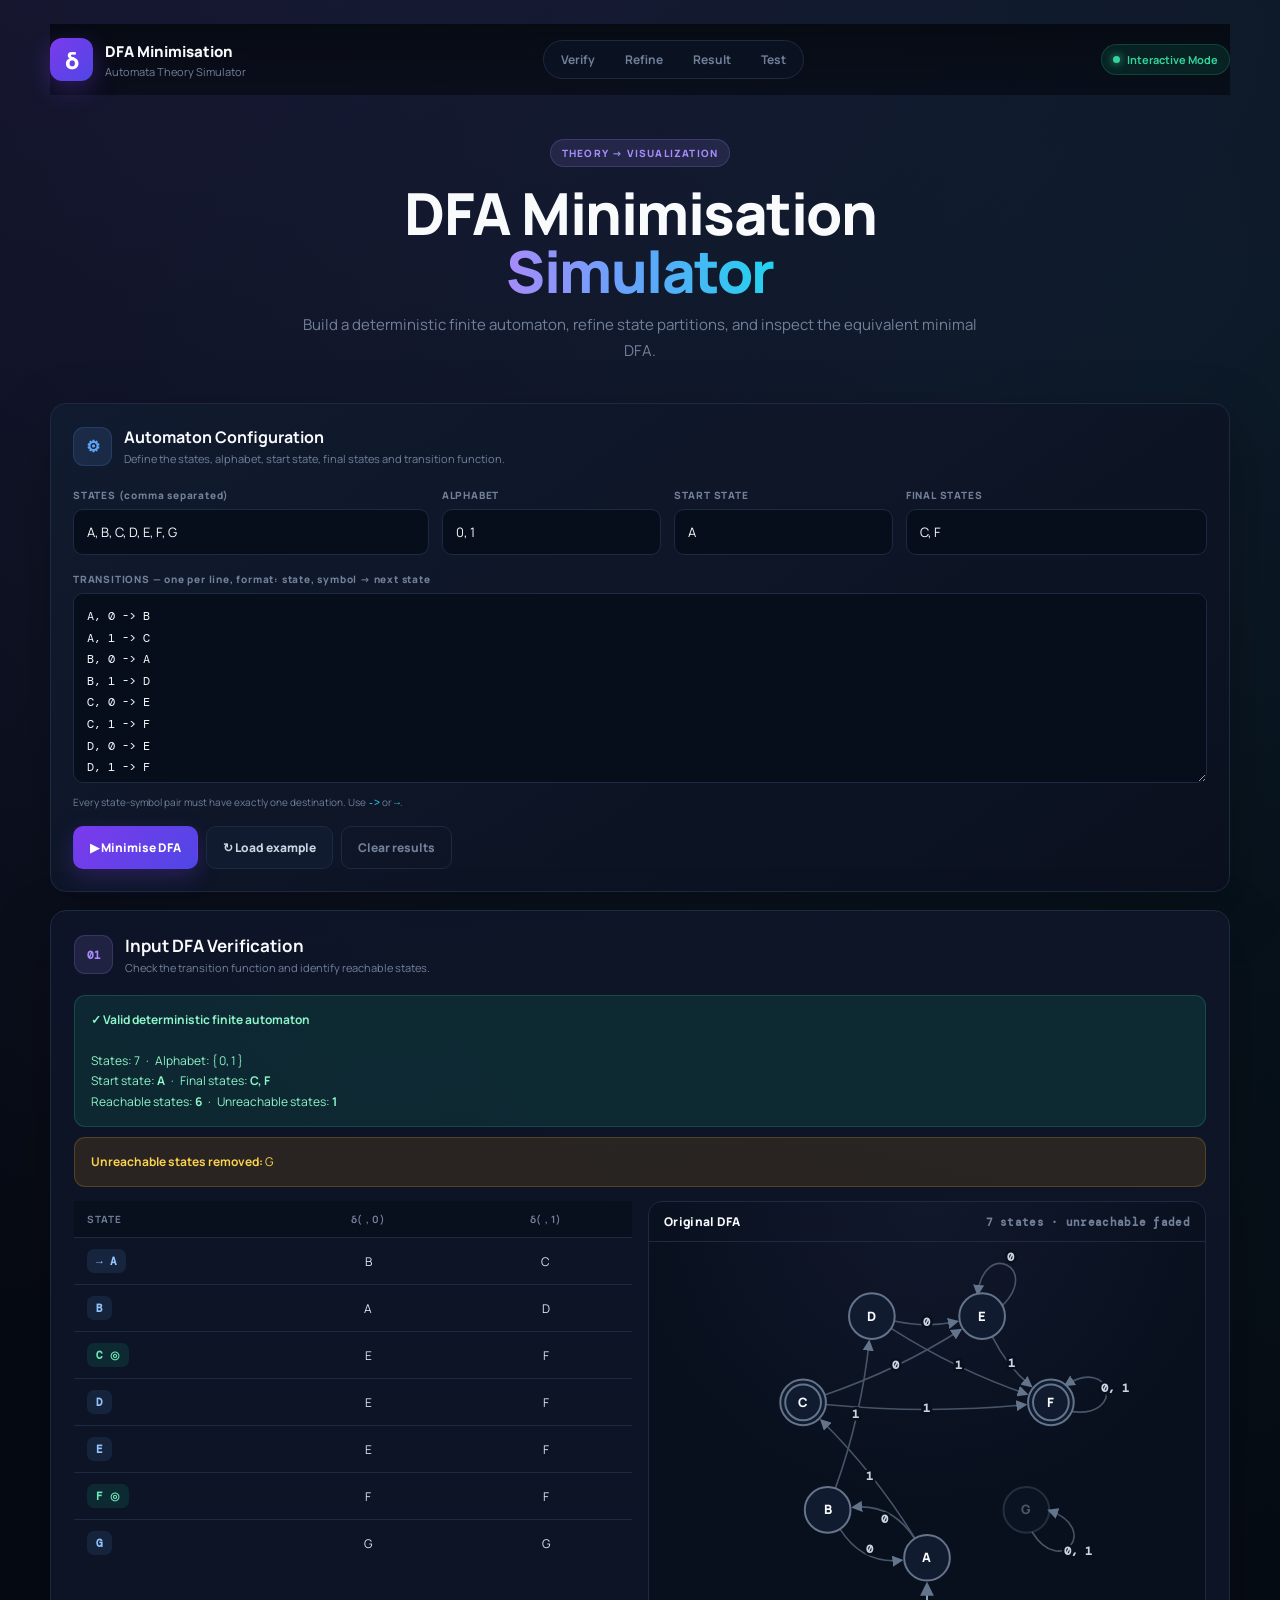
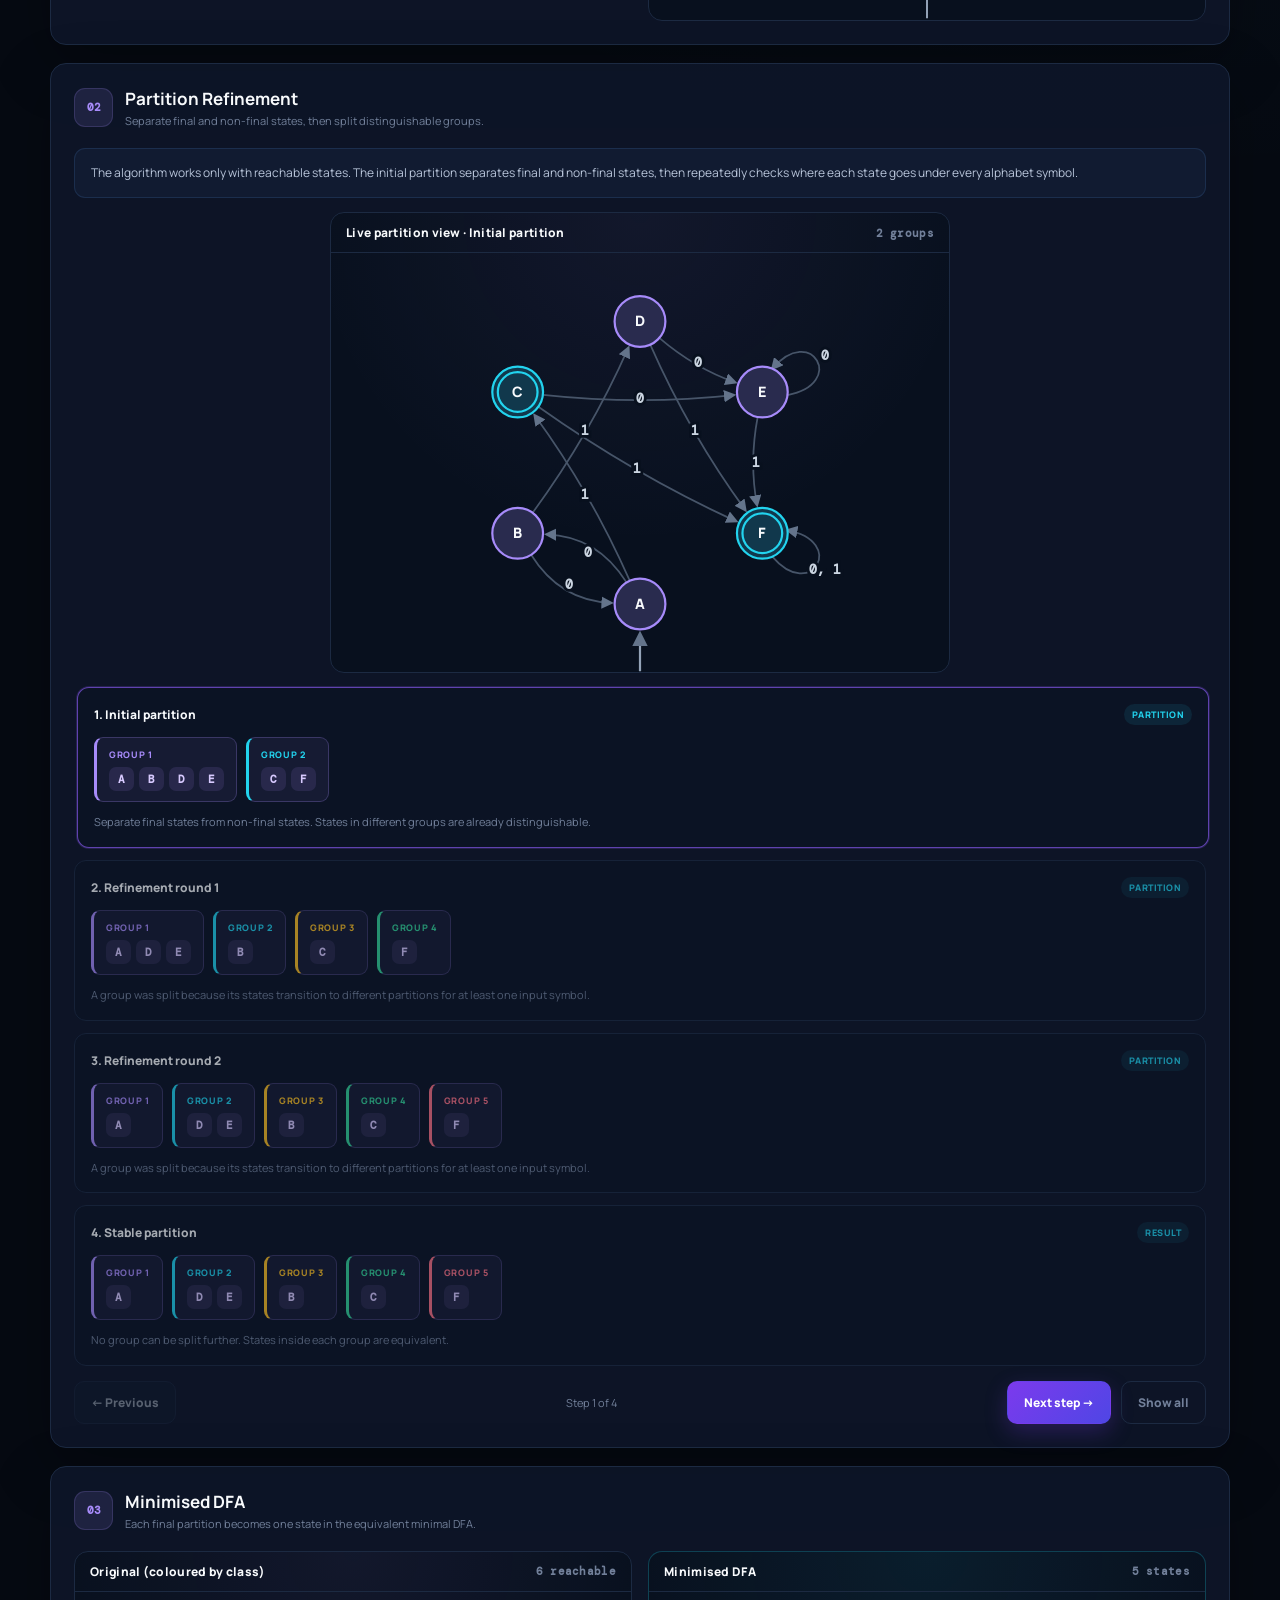
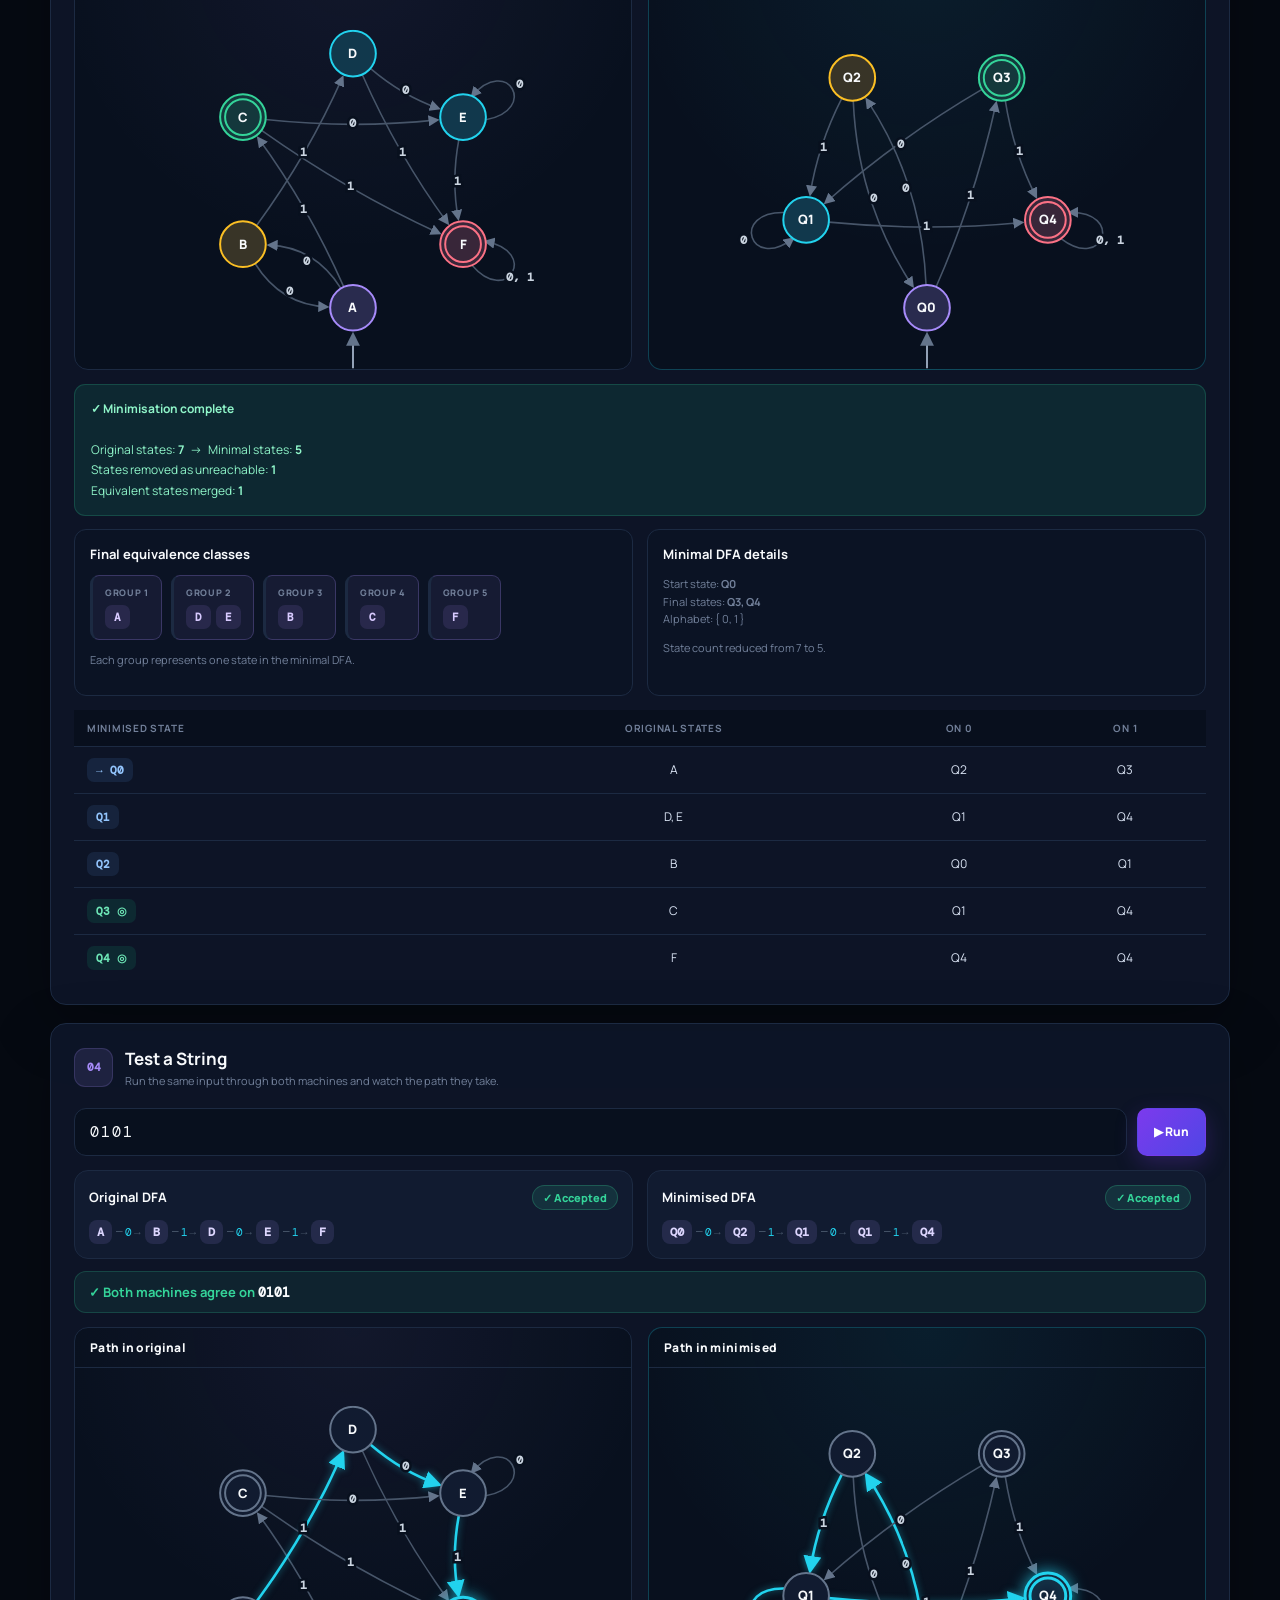
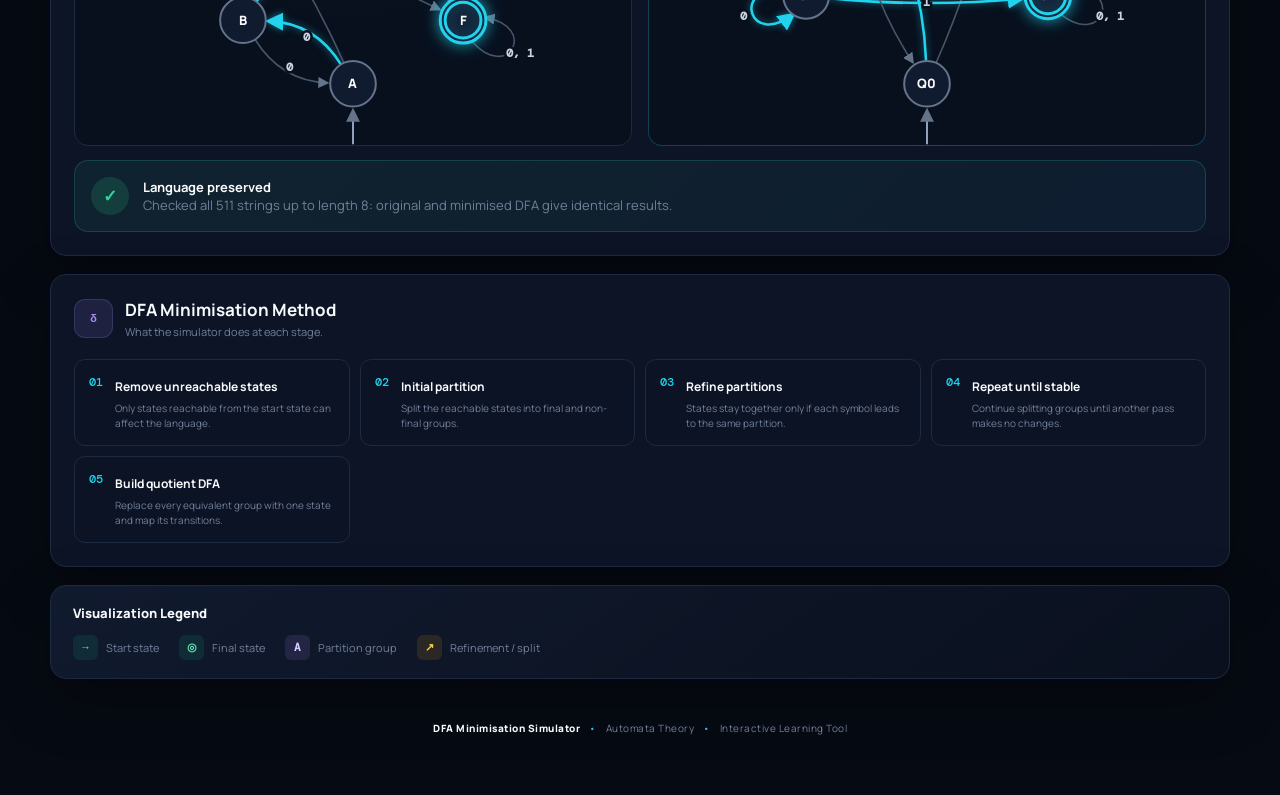
<file: DFA_minimisation_Sim/index.html>
<!DOCTYPE html>
<html lang="en">

<head>
  <meta charset="UTF-8">
  <meta name="viewport" content="width=device-width, initial-scale=1.0">
  <title>DFA Minimisation Simulator</title>
  <link rel="stylesheet" href="style.css">
</head>

<body>
  <div class="app">
    <header class="topbar">
      <div class="brand">
        <div class="brand-icon">δ</div>
        <div>
          <div class="brand-title">DFA Minimisation</div>
          <div class="brand-subtitle">Automata Theory Simulator</div>
        </div>
      </div>
      <nav class="nav"><a href="#s1">Verify</a><a href="#s2">Refine</a><a href="#s3">Result</a><a href="#tester">Test</a></nav>
      <div class="status-pill"><span class="status-dot"></span>Interactive Mode</div>
    </header>

    <section class="hero">
      <div class="hero-badge">THEORY → VISUALIZATION</div>
      <h1>DFA Minimisation<br><span>Simulator</span></h1>
      <p>Build a deterministic finite automaton, refine state partitions, and inspect the equivalent minimal DFA.</p>
    </section>

    <section class="control-panel">
      <div class="panel-title">
        <div class="panel-icon">⚙</div>
        <div>
          <h2>Automaton Configuration</h2>
          <p>Define the states, alphabet, start state, final states and transition function.</p>
        </div>
      </div>
      <div class="config-grid">
        <div class="input-group"><label for="states">STATES (comma separated)</label><input id="states"
            value="A, B, C, D, E, F"></div>
        <div class="input-group"><label for="alphabet">ALPHABET</label><input id="alphabet" value="0, 1"></div>
        <div class="input-group"><label for="start">START STATE</label><input id="start" value="A"></div>
        <div class="input-group"><label for="finals">FINAL STATES</label><input id="finals" value="C, F"></div>
      </div>
      <div class="input-group transition-input">
        <label for="transitions">TRANSITIONS — one per line, format: state, symbol → next state</label>
        <textarea id="transitions" spellcheck="false">A, 0 -> B
A, 1 -> C
B, 0 -> A
B, 1 -> D
C, 0 -> E
C, 1 -> F
D, 0 -> E
D, 1 -> F
E, 0 -> E
E, 1 -> F
F, 0 -> F
F, 1 -> F</textarea>
        <div class="hint">Every state-symbol pair must have exactly one destination. Use <code>-></code> or
          <code>→</code>.
        </div>
      </div>
      <div class="control-buttons">
        <button class="btn btn-primary" id="runBtn">▶ Minimise DFA</button>
        <button class="btn btn-secondary" id="exampleBtn">↻ Load example</button>
        <button class="btn btn-ghost" id="clearBtn">Clear results</button>
      </div>
    </section>

    <section class="section-card" id="s1">
      <div class="section-heading">
        <div class="step-badge">01</div>
        <div>
          <h2>Input DFA Verification</h2>
          <p>Check the transition function and identify reachable states.</p>
        </div>
      </div>
      <div id="verification">
        <div class="empty-state">
          <div class="empty-icon">Σ</div>Enter an automaton and run minimisation to begin.
        </div>
      </div>
      <div class="split"><div id="inputTable" class="table-wrap"></div><div id="inputDiagram"></div></div>
    </section>

    <section class="section-card" id="s2">
      <div class="section-heading">
        <div class="step-badge">02</div>
        <div>
          <h2>Partition Refinement</h2>
          <p>Separate final and non-final states, then split distinguishable groups.</p>
        </div>
      </div>
      <div id="partitionIntro"></div>
      <div id="stepDiagram"></div>
      <div id="partitionSteps" class="steps"></div>
      <div class="step-controls" id="stepControls" hidden>
        <button class="btn btn-secondary" id="prevStep">← Previous</button>
        <span id="stepCounter">Step 1</span>
        <button class="btn btn-primary" id="nextStep">Next step →</button>
        <button class="btn btn-ghost" id="allSteps">Show all</button>
      </div>
    </section>

    <section class="section-card" id="s3">
      <div class="section-heading">
        <div class="step-badge">03</div>
        <div>
          <h2>Minimised DFA</h2>
          <p>Each final partition becomes one state in the equivalent minimal DFA.</p>
        </div>
      </div>
      <div id="compareDiagrams" class="diagram-pair"></div>
      <div id="minimizedResult">
        <div class="empty-state">
          <div class="empty-icon">◎</div>Your minimized automaton will appear here.
        </div>
      </div>
    </section>

    <section class="section-card" id="tester" hidden>
      <div class="section-heading">
        <div class="step-badge">04</div>
        <div>
          <h2>Test a String</h2>
          <p>Run the same input through both machines and watch the path they take.</p>
        </div>
      </div>
      <div class="tester-row">
        <input id="testString" placeholder="e.g. 0110" spellcheck="false" aria-label="Input string">
        <button class="btn btn-primary" id="testBtn">▶ Run</button>
      </div>
      <div id="testResult"></div>
      <div id="traceDiagrams" class="diagram-pair"></div>
      <div id="equivCheck"></div>
    </section>

    <section class="section-card theory-card">
      <div class="section-heading">
        <div class="step-badge">δ</div>
        <div>
          <h2>DFA Minimisation Method</h2>
          <p>What the simulator does at each stage.</p>
        </div>
      </div>
      <div class="conditions-grid">
        <div class="condition">
          <div class="condition-number">01</div>
          <div><strong>Remove unreachable states</strong>
            <p>Only states reachable from the start state can affect the language.</p>
          </div>
        </div>
        <div class="condition">
          <div class="condition-number">02</div>
          <div><strong>Initial partition</strong>
            <p>Split the reachable states into final and non-final groups.</p>
          </div>
        </div>
        <div class="condition">
          <div class="condition-number">03</div>
          <div><strong>Refine partitions</strong>
            <p>States stay together only if each symbol leads to the same partition.</p>
          </div>
        </div>
        <div class="condition">
          <div class="condition-number">04</div>
          <div><strong>Repeat until stable</strong>
            <p>Continue splitting groups until another pass makes no changes.</p>
          </div>
        </div>
        <div class="condition">
          <div class="condition-number">05</div>
          <div><strong>Build quotient DFA</strong>
            <p>Replace every equivalent group with one state and map its transitions.</p>
          </div>
        </div>
      </div>
    </section>

    <section class="legend-card">
      <div class="legend-title">Visualization Legend</div>
      <div class="legend-items">
        <div class="legend-item"><span class="legend-box legend-start">→</span>Start state</div>
        <div class="legend-item"><span class="legend-box legend-final">◎</span>Final state</div>
        <div class="legend-item"><span class="legend-box legend-group">A</span>Partition group</div>
        <div class="legend-item"><span class="legend-box legend-split">↗</span>Refinement / split</div>
      </div>
    </section>
    <footer><span>DFA Minimisation Simulator</span><span class="footer-dot">•</span>Automata Theory<span
        class="footer-dot">•</span>Interactive Learning Tool</footer>
  </div>
  <script src="script.js"></script>
</body>

</html>
</file>
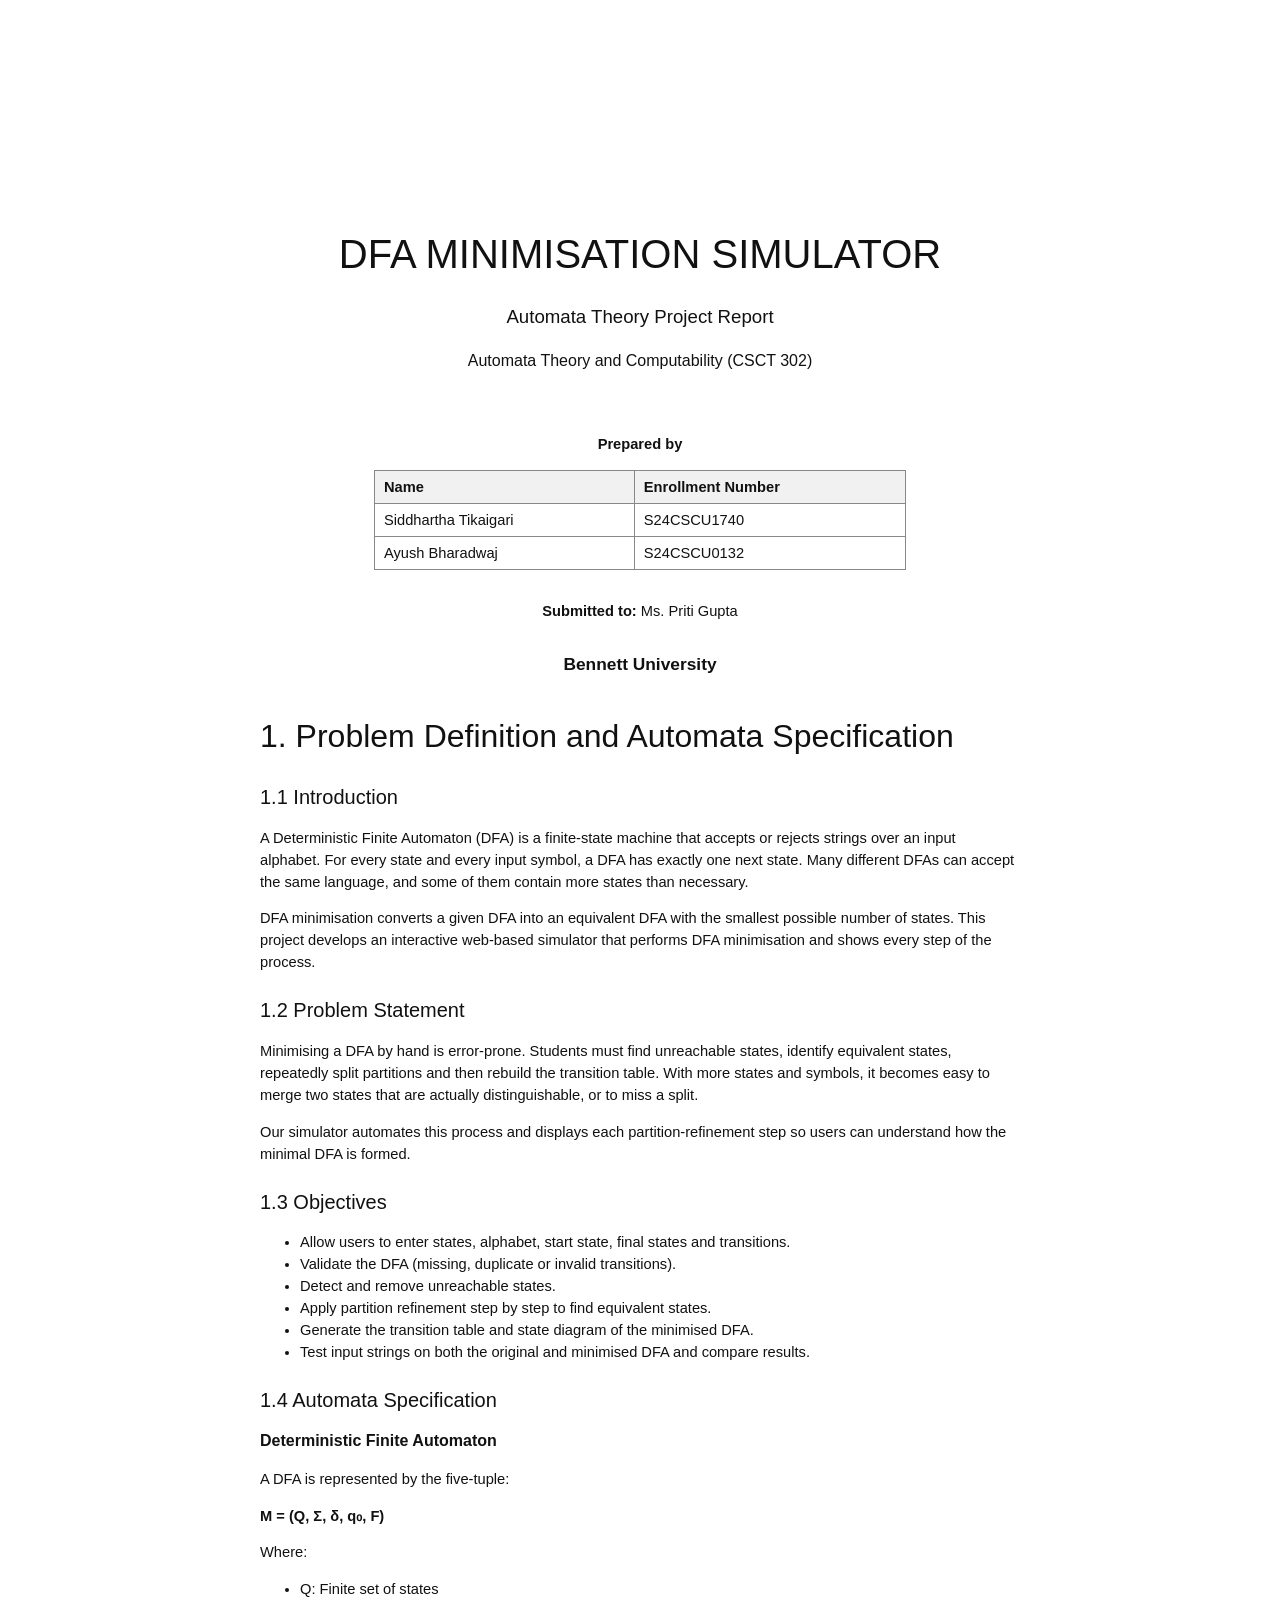
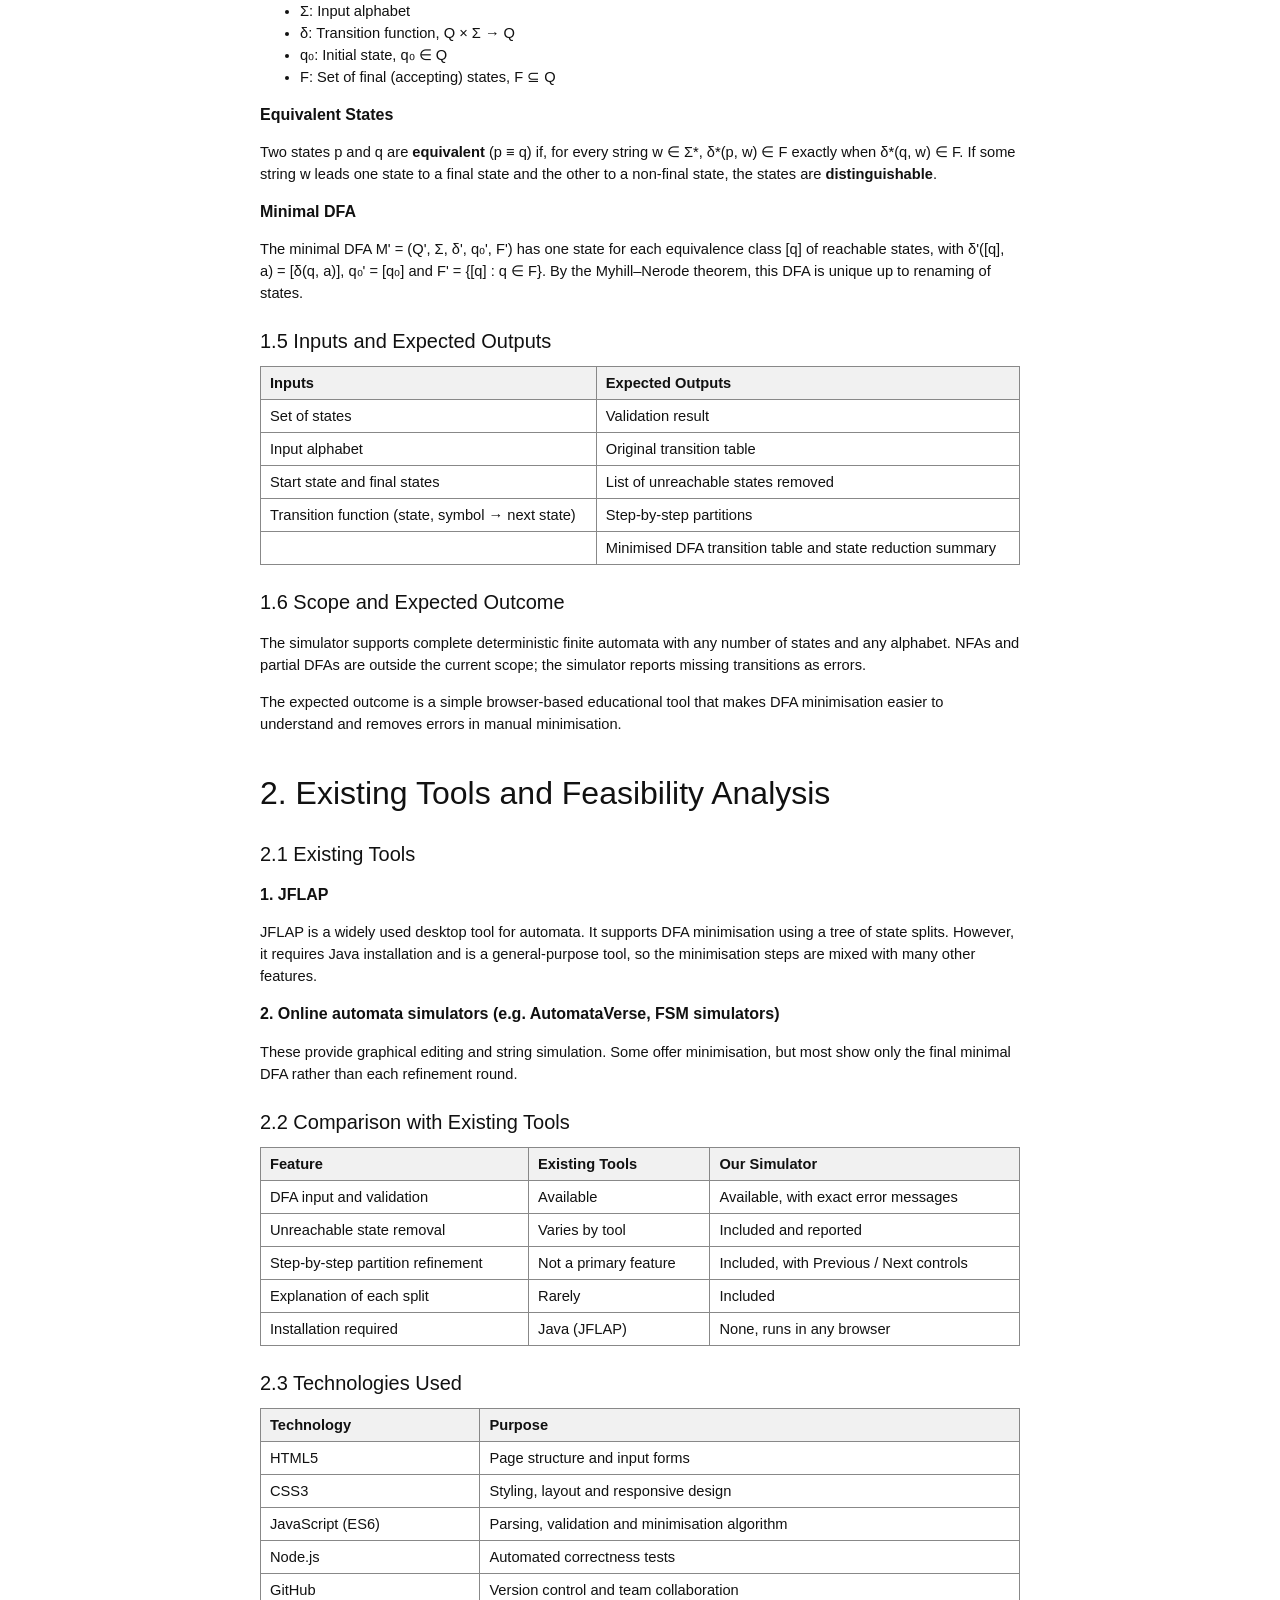
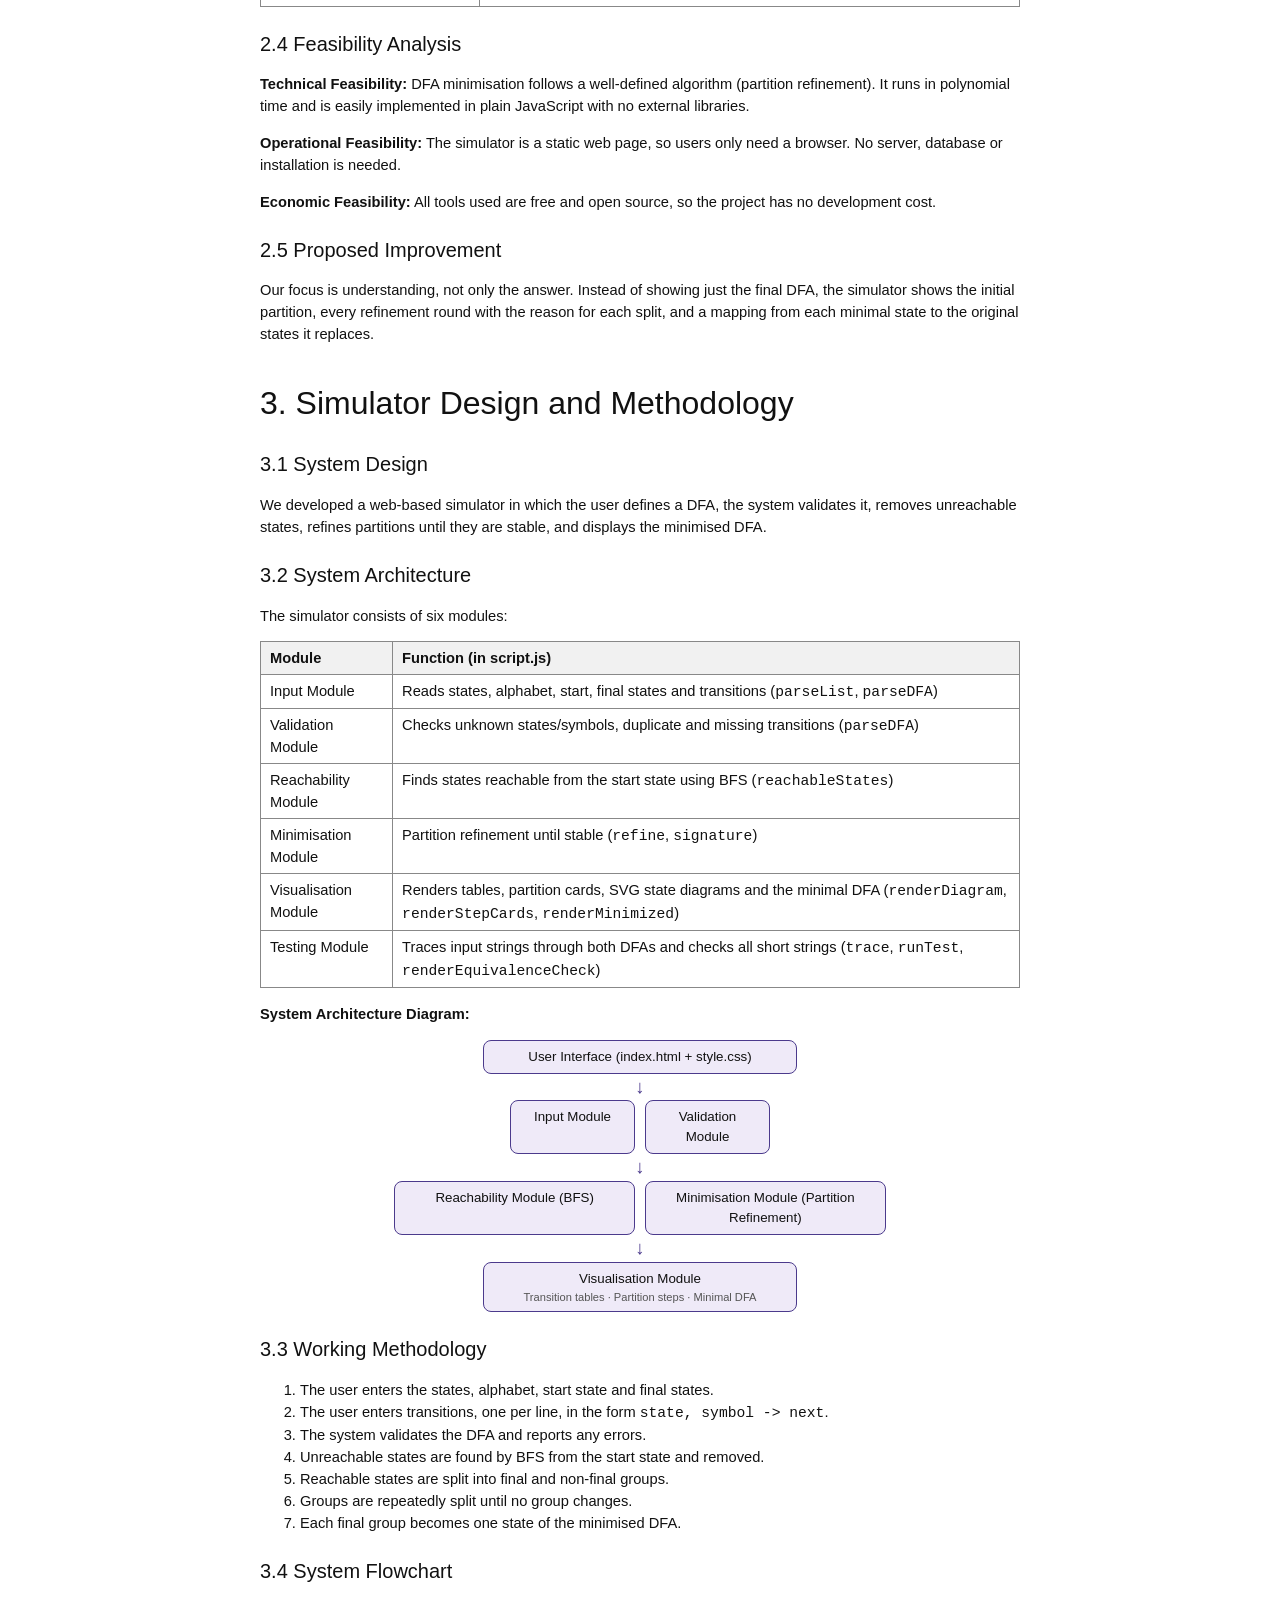
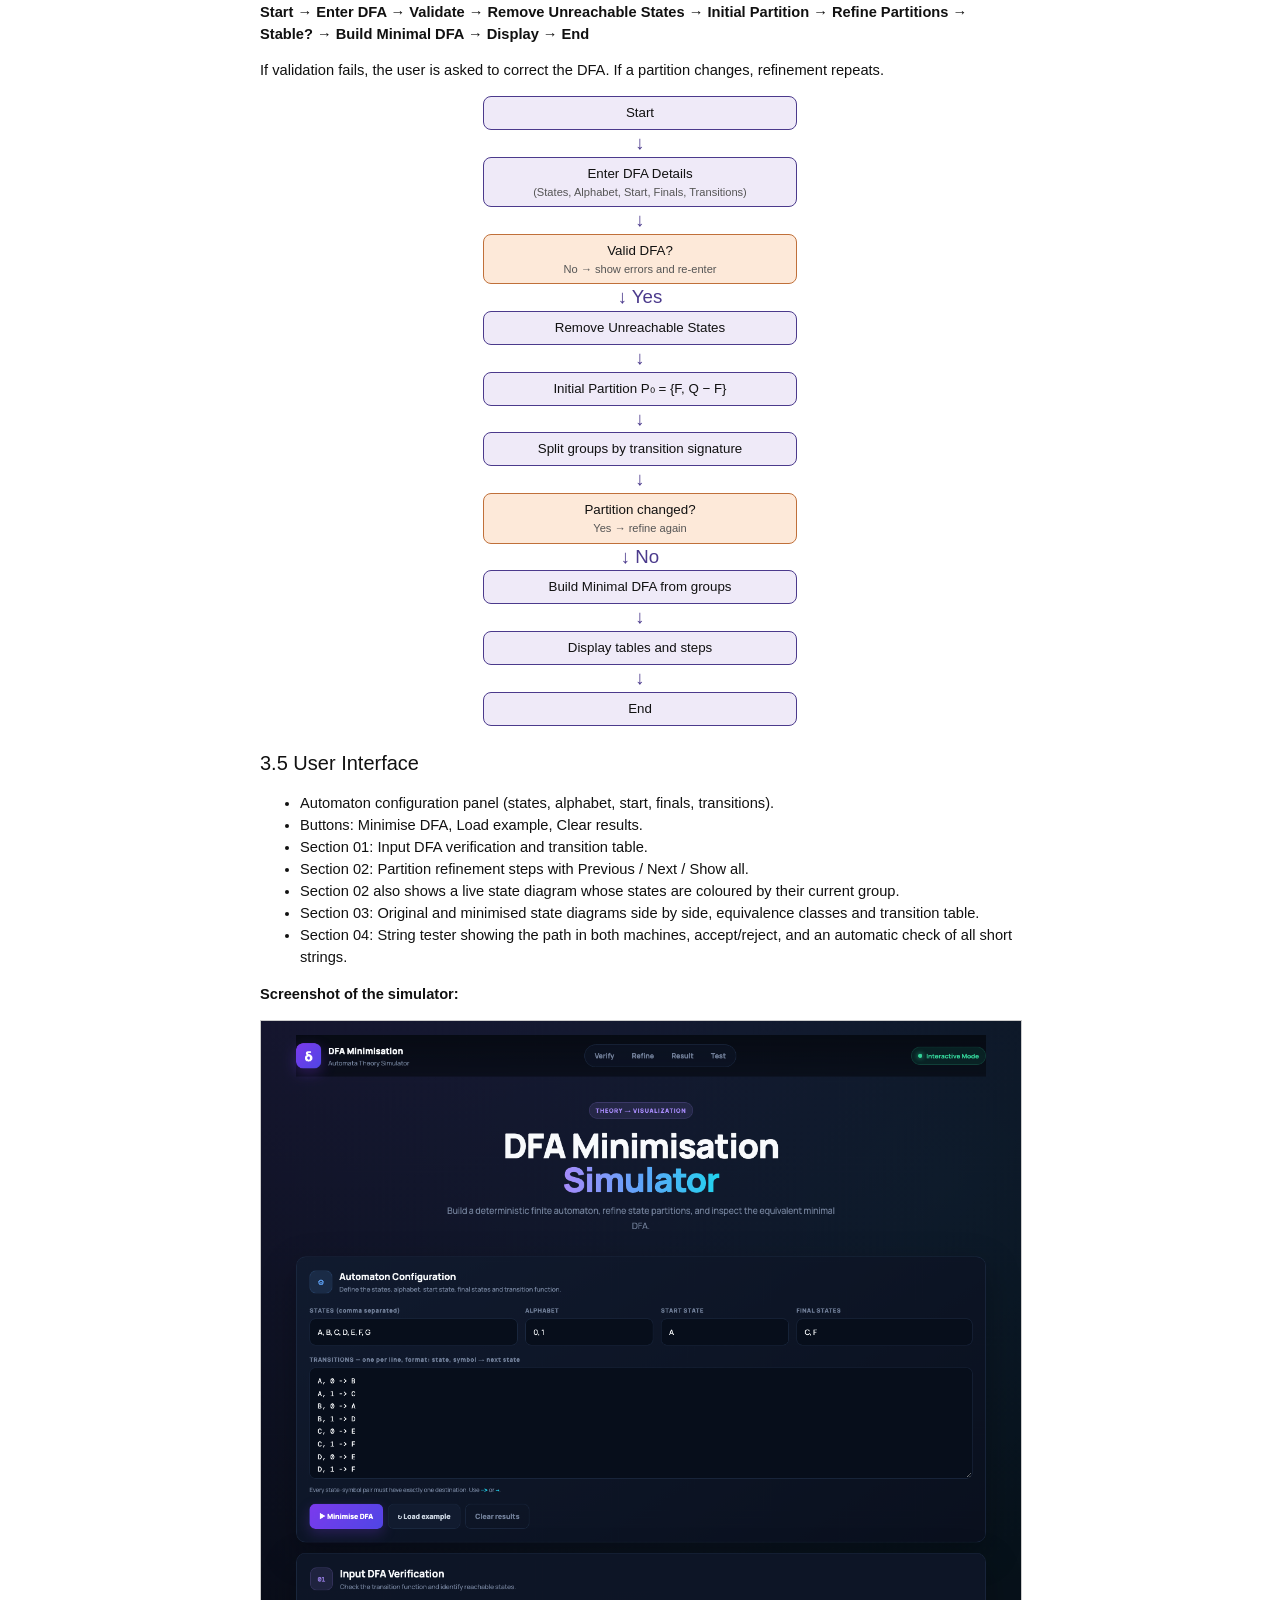
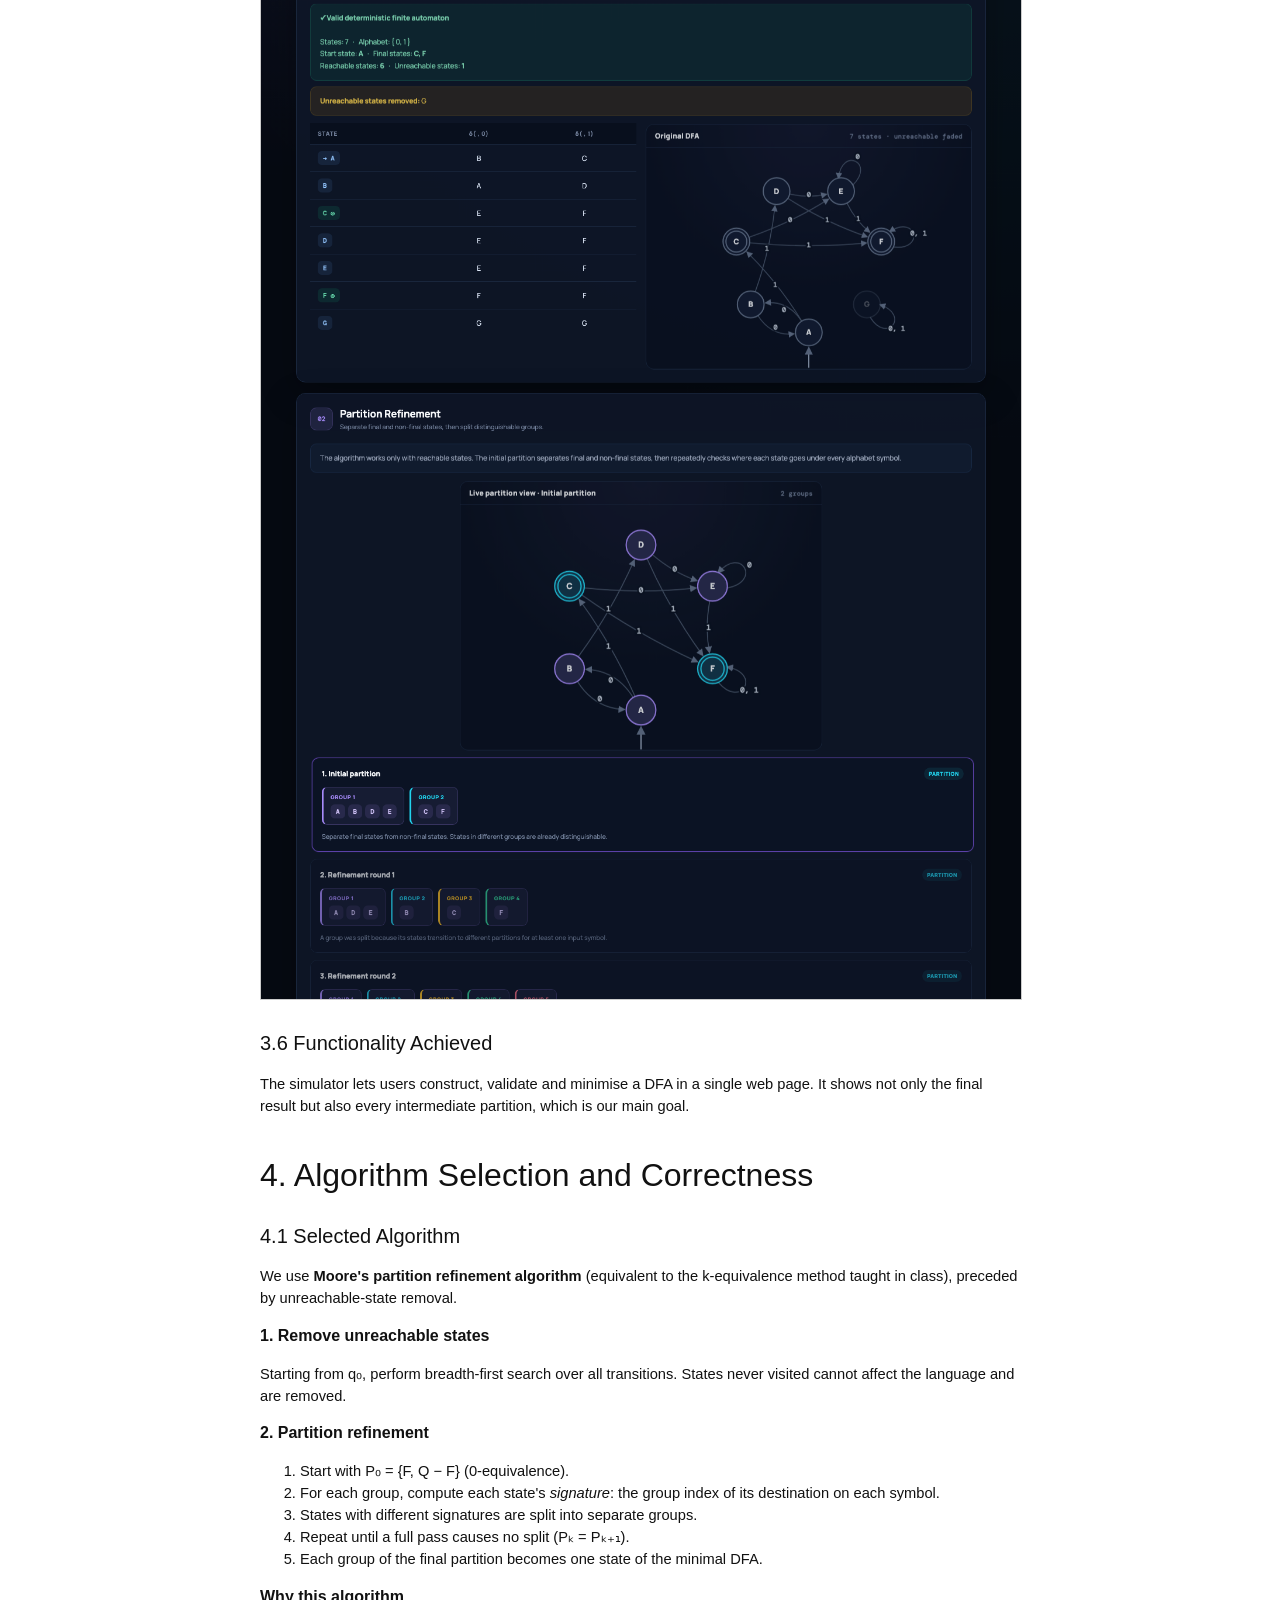
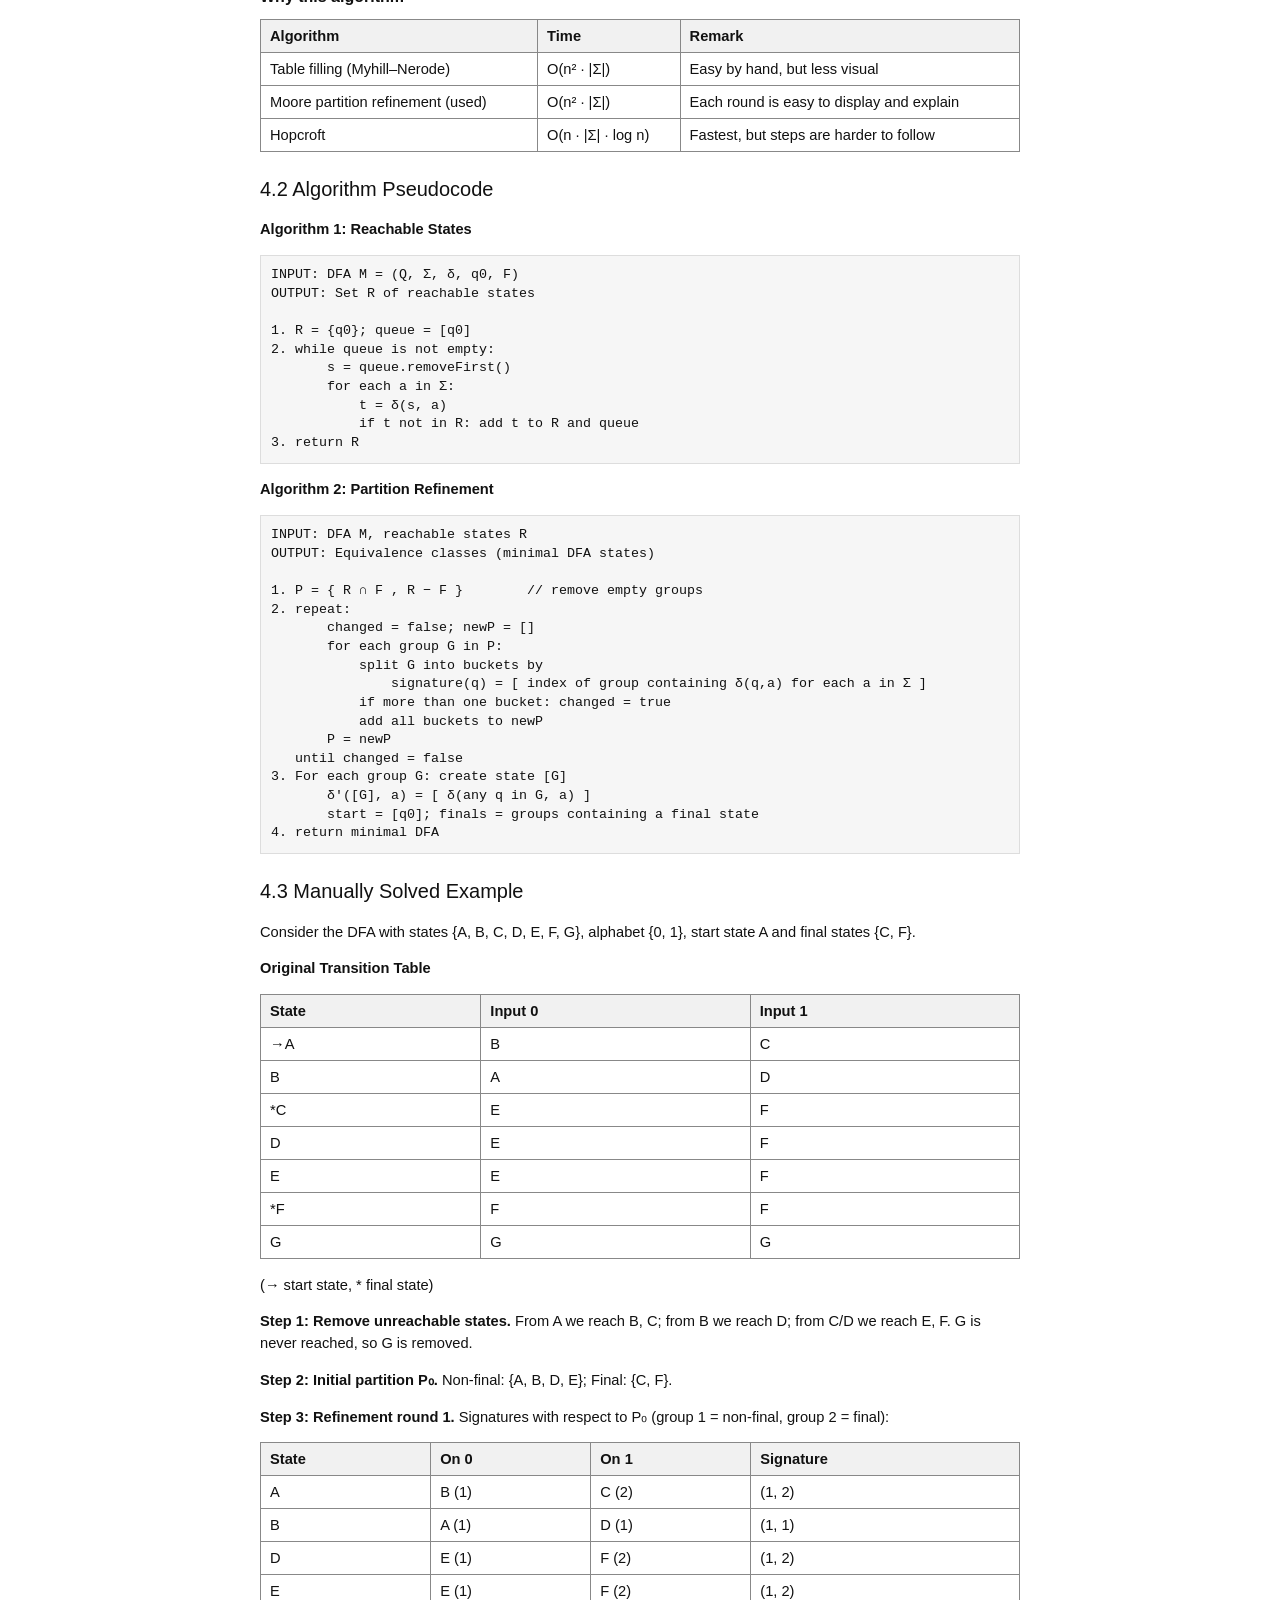
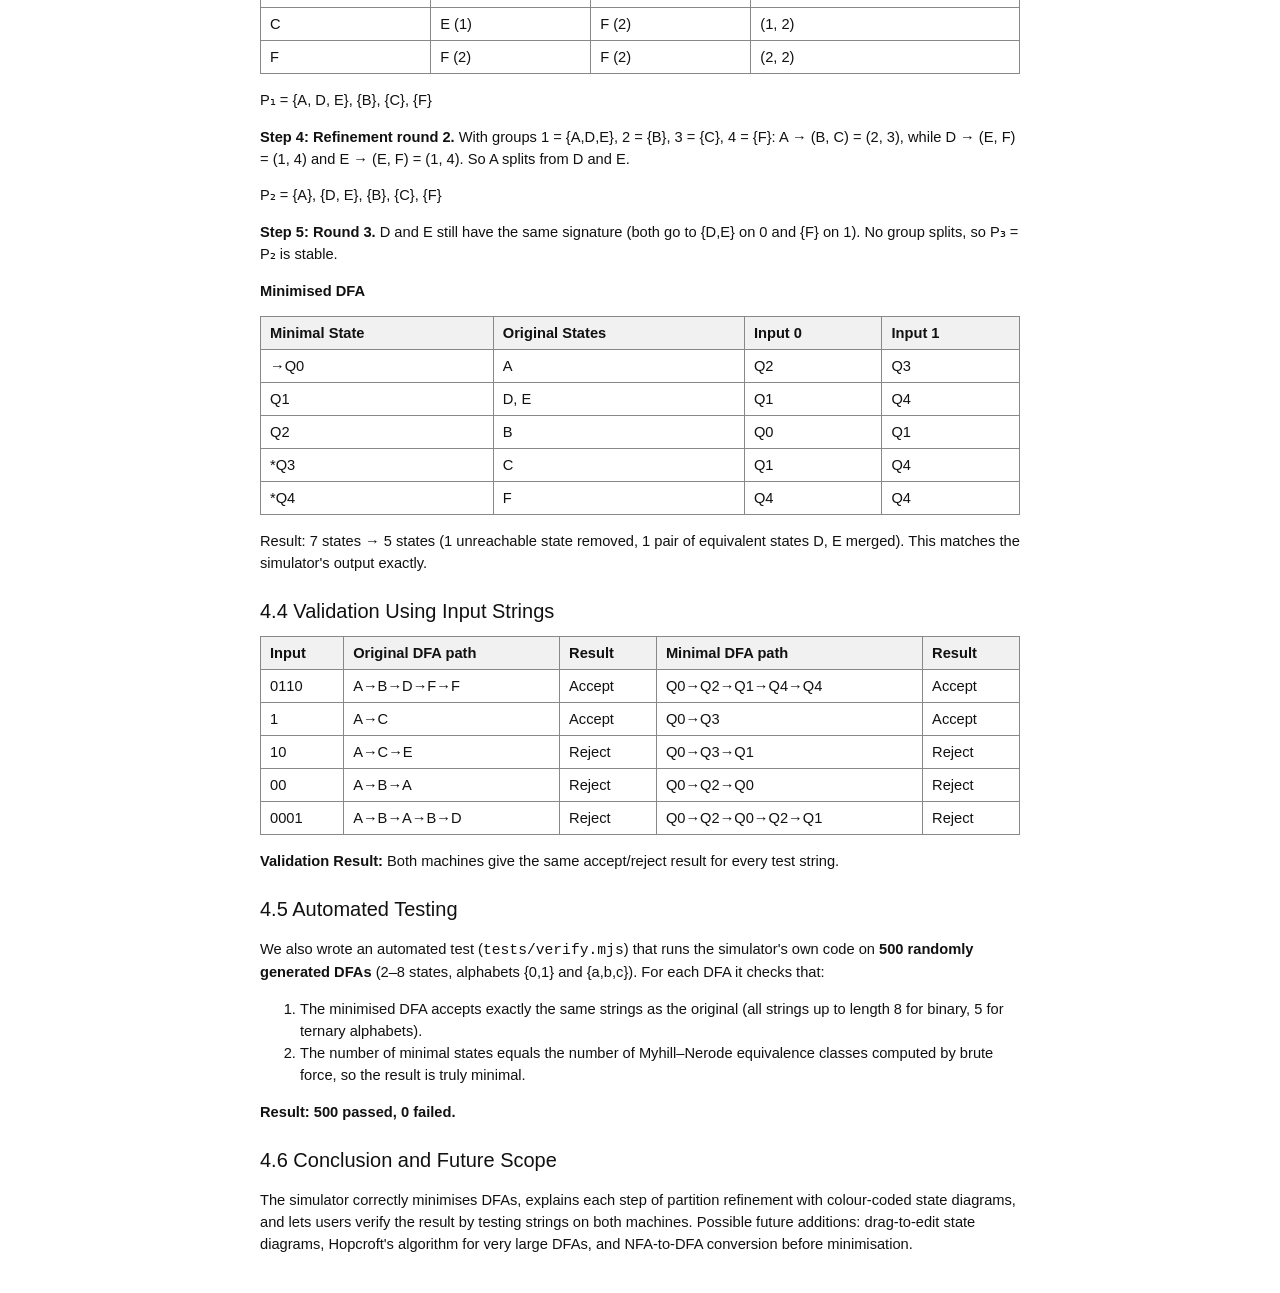
<file: report/DFA_Minimisation_Report.html>
<!doctype html><html><head><meta charset="utf-8"><title>DFA Minimisation Simulator Report</title>
<style>
body{font-family:Arial,Helvetica,sans-serif;font-size:11pt;line-height:1.5;color:#111;max-width:760px;margin:auto;padding:30px}
h1{font-size:24pt;font-weight:normal;margin:34px 0 10px;page-break-before:always}h1.first{page-break-before:avoid}
h2{font-size:15pt;font-weight:normal;margin:22px 0 6px}h3{font-size:12pt;margin:14px 0 4px}
table{border-collapse:collapse;margin:10px 0;width:100%}td,th{border:1px solid #888;padding:5px 9px;text-align:left;vertical-align:top}th{background:#f1f1f1}
pre{background:#f6f6f6;border:1px solid #ddd;padding:10px;font-size:10pt;line-height:1.4;page-break-inside:avoid}
.flow{display:flex;flex-direction:column;align-items:center;gap:4px;margin:12px 0;page-break-inside:avoid}
.box{border:1.5px solid #4b3a8c;background:#efeaf8;border-radius:8px;padding:6px 16px;text-align:center;min-width:280px;font-size:10pt}
.box small{display:block;color:#555}.arrow{font-size:14pt;color:#4b3a8c;line-height:1}.dec{background:#fde9d9;border-color:#c0703a}
.row{display:flex;gap:10px;justify-content:center;flex-wrap:wrap}.row .box{min-width:0;flex:1}
img{width:100%;border:1px solid #ccc}.cover{text-align:center;padding-top:160px}.cover h1{font-size:30pt;page-break-before:avoid}
</style></head><body>

<div class="cover">
<h1 class="first">DFA MINIMISATION SIMULATOR</h1>
<p style="font-size:14pt">Automata Theory Project Report</p>
<p style="font-size:12pt">Automata Theory and Computability (CSCT 302)</p>
<p style="margin-top:60px"><b>Prepared by</b></p>
<table style="width:70%;margin:auto"><tr><th>Name</th><th>Enrollment Number</th></tr>
<tr><td>Siddhartha Tikaigari</td><td>S24CSCU1740</td></tr>
<tr><td>Ayush Bharadwaj</td><td>S24CSCU0132</td></tr></table>
<p style="margin-top:30px"><b>Submitted to:</b> Ms. Priti Gupta</p>
<p style="font-size:13pt;margin-top:30px"><b>Bennett University</b></p>
</div>

<h1>1. Problem Definition and Automata Specification</h1>
<h2>1.1 Introduction</h2>
<p>A Deterministic Finite Automaton (DFA) is a finite-state machine that accepts or rejects strings over an input alphabet. For every state and every input symbol, a DFA has exactly one next state. Many different DFAs can accept the same language, and some of them contain more states than necessary.</p>
<p>DFA minimisation converts a given DFA into an equivalent DFA with the smallest possible number of states. This project develops an interactive web-based simulator that performs DFA minimisation and shows every step of the process.</p>
<h2>1.2 Problem Statement</h2>
<p>Minimising a DFA by hand is error-prone. Students must find unreachable states, identify equivalent states, repeatedly split partitions and then rebuild the transition table. With more states and symbols, it becomes easy to merge two states that are actually distinguishable, or to miss a split.</p>
<p>Our simulator automates this process and displays each partition-refinement step so users can understand how the minimal DFA is formed.</p>
<h2>1.3 Objectives</h2>
<ul><li>Allow users to enter states, alphabet, start state, final states and transitions.</li>
<li>Validate the DFA (missing, duplicate or invalid transitions).</li>
<li>Detect and remove unreachable states.</li>
<li>Apply partition refinement step by step to find equivalent states.</li>
<li>Generate the transition table and state diagram of the minimised DFA.</li>
<li>Test input strings on both the original and minimised DFA and compare results.</li></ul>
<h2>1.4 Automata Specification</h2>
<h3>Deterministic Finite Automaton</h3>
<p>A DFA is represented by the five-tuple:</p><p><b>M = (Q, Σ, δ, q₀, F)</b></p>
<p>Where:</p><ul><li>Q: Finite set of states</li><li>Σ: Input alphabet</li><li>δ: Transition function, Q × Σ → Q</li><li>q₀: Initial state, q₀ ∈ Q</li><li>F: Set of final (accepting) states, F ⊆ Q</li></ul>
<h3>Equivalent States</h3>
<p>Two states p and q are <b>equivalent</b> (p ≡ q) if, for every string w ∈ Σ*, δ*(p, w) ∈ F exactly when δ*(q, w) ∈ F. If some string w leads one state to a final state and the other to a non-final state, the states are <b>distinguishable</b>.</p>
<h3>Minimal DFA</h3>
<p>The minimal DFA M' = (Q', Σ, δ', q₀', F') has one state for each equivalence class [q] of reachable states, with δ'([q], a) = [δ(q, a)], q₀' = [q₀] and F' = {[q] : q ∈ F}. By the Myhill–Nerode theorem, this DFA is unique up to renaming of states.</p>
<h2>1.5 Inputs and Expected Outputs</h2>
<table><tr><th>Inputs</th><th>Expected Outputs</th></tr>
<tr><td>Set of states</td><td>Validation result</td></tr>
<tr><td>Input alphabet</td><td>Original transition table</td></tr>
<tr><td>Start state and final states</td><td>List of unreachable states removed</td></tr>
<tr><td>Transition function (state, symbol → next state)</td><td>Step-by-step partitions</td></tr>
<tr><td></td><td>Minimised DFA transition table and state reduction summary</td></tr></table>
<h2>1.6 Scope and Expected Outcome</h2>
<p>The simulator supports complete deterministic finite automata with any number of states and any alphabet. NFAs and partial DFAs are outside the current scope; the simulator reports missing transitions as errors.</p>
<p>The expected outcome is a simple browser-based educational tool that makes DFA minimisation easier to understand and removes errors in manual minimisation.</p>

<h1>2. Existing Tools and Feasibility Analysis</h1>
<h2>2.1 Existing Tools</h2>
<h3>1. JFLAP</h3><p>JFLAP is a widely used desktop tool for automata. It supports DFA minimisation using a tree of state splits. However, it requires Java installation and is a general-purpose tool, so the minimisation steps are mixed with many other features.</p>
<h3>2. Online automata simulators (e.g. AutomataVerse, FSM simulators)</h3><p>These provide graphical editing and string simulation. Some offer minimisation, but most show only the final minimal DFA rather than each refinement round.</p>
<h2>2.2 Comparison with Existing Tools</h2>
<table><tr><th>Feature</th><th>Existing Tools</th><th>Our Simulator</th></tr>
<tr><td>DFA input and validation</td><td>Available</td><td>Available, with exact error messages</td></tr>
<tr><td>Unreachable state removal</td><td>Varies by tool</td><td>Included and reported</td></tr>
<tr><td>Step-by-step partition refinement</td><td>Not a primary feature</td><td>Included, with Previous / Next controls</td></tr>
<tr><td>Explanation of each split</td><td>Rarely</td><td>Included</td></tr>
<tr><td>Installation required</td><td>Java (JFLAP)</td><td>None, runs in any browser</td></tr></table>
<h2>2.3 Technologies Used</h2>
<table><tr><th>Technology</th><th>Purpose</th></tr>
<tr><td>HTML5</td><td>Page structure and input forms</td></tr>
<tr><td>CSS3</td><td>Styling, layout and responsive design</td></tr>
<tr><td>JavaScript (ES6)</td><td>Parsing, validation and minimisation algorithm</td></tr>
<tr><td>Node.js</td><td>Automated correctness tests</td></tr>
<tr><td>GitHub</td><td>Version control and team collaboration</td></tr></table>
<h2>2.4 Feasibility Analysis</h2>
<p><b>Technical Feasibility:</b> DFA minimisation follows a well-defined algorithm (partition refinement). It runs in polynomial time and is easily implemented in plain JavaScript with no external libraries.</p>
<p><b>Operational Feasibility:</b> The simulator is a static web page, so users only need a browser. No server, database or installation is needed.</p>
<p><b>Economic Feasibility:</b> All tools used are free and open source, so the project has no development cost.</p>
<h2>2.5 Proposed Improvement</h2>
<p>Our focus is understanding, not only the answer. Instead of showing just the final DFA, the simulator shows the initial partition, every refinement round with the reason for each split, and a mapping from each minimal state to the original states it replaces.</p>

<h1>3. Simulator Design and Methodology</h1>
<h2>3.1 System Design</h2>
<p>We developed a web-based simulator in which the user defines a DFA, the system validates it, removes unreachable states, refines partitions until they are stable, and displays the minimised DFA.</p>
<h2>3.2 System Architecture</h2>
<p>The simulator consists of six modules:</p>
<table><tr><th>Module</th><th>Function (in script.js)</th></tr>
<tr><td>Input Module</td><td>Reads states, alphabet, start, final states and transitions (<code>parseList</code>, <code>parseDFA</code>)</td></tr>
<tr><td>Validation Module</td><td>Checks unknown states/symbols, duplicate and missing transitions (<code>parseDFA</code>)</td></tr>
<tr><td>Reachability Module</td><td>Finds states reachable from the start state using BFS (<code>reachableStates</code>)</td></tr>
<tr><td>Minimisation Module</td><td>Partition refinement until stable (<code>refine</code>, <code>signature</code>)</td></tr>
<tr><td>Visualisation Module</td><td>Renders tables, partition cards, SVG state diagrams and the minimal DFA (<code>renderDiagram</code>, <code>renderStepCards</code>, <code>renderMinimized</code>)</td></tr>
<tr><td>Testing Module</td><td>Traces input strings through both DFAs and checks all short strings (<code>trace</code>, <code>runTest</code>, <code>renderEquivalenceCheck</code>)</td></tr></table>
<p><b>System Architecture Diagram:</b></p>
<div class="flow"><div class="box">User Interface (index.html + style.css)</div><div class="arrow">↓</div>
<div class="row"><div class="box">Input Module</div><div class="box">Validation Module</div></div><div class="arrow">↓</div>
<div class="row"><div class="box">Reachability Module (BFS)</div><div class="box">Minimisation Module (Partition Refinement)</div></div><div class="arrow">↓</div>
<div class="box">Visualisation Module<small>Transition tables · Partition steps · Minimal DFA</small></div></div>
<h2>3.3 Working Methodology</h2>
<ol><li>The user enters the states, alphabet, start state and final states.</li>
<li>The user enters transitions, one per line, in the form <code>state, symbol -&gt; next</code>.</li>
<li>The system validates the DFA and reports any errors.</li>
<li>Unreachable states are found by BFS from the start state and removed.</li>
<li>Reachable states are split into final and non-final groups.</li>
<li>Groups are repeatedly split until no group changes.</li>
<li>Each final group becomes one state of the minimised DFA.</li></ol>
<h2>3.4 System Flowchart</h2>
<p><b>Start → Enter DFA → Validate → Remove Unreachable States → Initial Partition → Refine Partitions → Stable? → Build Minimal DFA → Display → End</b></p>
<p>If validation fails, the user is asked to correct the DFA. If a partition changes, refinement repeats.</p>
<div class="flow"><div class="box">Start</div><div class="arrow">↓</div><div class="box">Enter DFA Details<small>(States, Alphabet, Start, Finals, Transitions)</small></div><div class="arrow">↓</div>
<div class="box dec">Valid DFA?<small>No → show errors and re-enter</small></div><div class="arrow">↓ Yes</div>
<div class="box">Remove Unreachable States</div><div class="arrow">↓</div><div class="box">Initial Partition P₀ = {F, Q − F}</div><div class="arrow">↓</div>
<div class="box">Split groups by transition signature</div><div class="arrow">↓</div><div class="box dec">Partition changed?<small>Yes → refine again</small></div><div class="arrow">↓ No</div>
<div class="box">Build Minimal DFA from groups</div><div class="arrow">↓</div><div class="box">Display tables and steps</div><div class="arrow">↓</div><div class="box">End</div></div>
<h2>3.5 User Interface</h2>
<ul><li>Automaton configuration panel (states, alphabet, start, finals, transitions).</li>
<li>Buttons: Minimise DFA, Load example, Clear results.</li>
<li>Section 01: Input DFA verification and transition table.</li>
<li>Section 02: Partition refinement steps with Previous / Next / Show all.</li>
<li>Section 02 also shows a live state diagram whose states are coloured by their current group.</li>
<li>Section 03: Original and minimised state diagrams side by side, equivalence classes and transition table.</li>
<li>Section 04: String tester showing the path in both machines, accept/reject, and an automatic check of all short strings.</li></ul>
<p><b>Screenshot of the simulator:</b></p><img src="ui.png" alt="Simulator screenshot">
<h2>3.6 Functionality Achieved</h2>
<p>The simulator lets users construct, validate and minimise a DFA in a single web page. It shows not only the final result but also every intermediate partition, which is our main goal.</p>

<h1>4. Algorithm Selection and Correctness</h1>
<h2>4.1 Selected Algorithm</h2>
<p>We use <b>Moore's partition refinement algorithm</b> (equivalent to the k-equivalence method taught in class), preceded by unreachable-state removal.</p>
<h3>1. Remove unreachable states</h3><p>Starting from q₀, perform breadth-first search over all transitions. States never visited cannot affect the language and are removed.</p>
<h3>2. Partition refinement</h3><ol><li>Start with P₀ = {F, Q − F} (0-equivalence).</li>
<li>For each group, compute each state's <i>signature</i>: the group index of its destination on each symbol.</li>
<li>States with different signatures are split into separate groups.</li>
<li>Repeat until a full pass causes no split (Pₖ = Pₖ₊₁).</li>
<li>Each group of the final partition becomes one state of the minimal DFA.</li></ol>
<h3>Why this algorithm</h3><table><tr><th>Algorithm</th><th>Time</th><th>Remark</th></tr>
<tr><td>Table filling (Myhill–Nerode)</td><td>O(n² · |Σ|)</td><td>Easy by hand, but less visual</td></tr>
<tr><td>Moore partition refinement (used)</td><td>O(n² · |Σ|)</td><td>Each round is easy to display and explain</td></tr>
<tr><td>Hopcroft</td><td>O(n · |Σ| · log n)</td><td>Fastest, but steps are harder to follow</td></tr></table>
<h2>4.2 Algorithm Pseudocode</h2>
<p><b>Algorithm 1: Reachable States</b></p>
<pre>INPUT: DFA M = (Q, Σ, δ, q0, F)
OUTPUT: Set R of reachable states

1. R = {q0}; queue = [q0]
2. while queue is not empty:
       s = queue.removeFirst()
       for each a in Σ:
           t = δ(s, a)
           if t not in R: add t to R and queue
3. return R</pre>
<p><b>Algorithm 2: Partition Refinement</b></p>
<pre>INPUT: DFA M, reachable states R
OUTPUT: Equivalence classes (minimal DFA states)

1. P = { R ∩ F , R − F }        // remove empty groups
2. repeat:
       changed = false; newP = []
       for each group G in P:
           split G into buckets by
               signature(q) = [ index of group containing δ(q,a) for each a in Σ ]
           if more than one bucket: changed = true
           add all buckets to newP
       P = newP
   until changed = false
3. For each group G: create state [G]
       δ'([G], a) = [ δ(any q in G, a) ]
       start = [q0]; finals = groups containing a final state
4. return minimal DFA</pre>
<h2>4.3 Manually Solved Example</h2>
<p>Consider the DFA with states {A, B, C, D, E, F, G}, alphabet {0, 1}, start state A and final states {C, F}.</p>
<p><b>Original Transition Table</b></p>
<table><tr><th>State</th><th>Input 0</th><th>Input 1</th></tr>
<tr><td>→A</td><td>B</td><td>C</td></tr><tr><td>B</td><td>A</td><td>D</td></tr><tr><td>*C</td><td>E</td><td>F</td></tr><tr><td>D</td><td>E</td><td>F</td></tr><tr><td>E</td><td>E</td><td>F</td></tr><tr><td>*F</td><td>F</td><td>F</td></tr><tr><td>G</td><td>G</td><td>G</td></tr></table>
<p>(→ start state, * final state)</p>
<p><b>Step 1: Remove unreachable states.</b> From A we reach B, C; from B we reach D; from C/D we reach E, F. G is never reached, so G is removed.</p>
<p><b>Step 2: Initial partition P₀.</b> Non-final: {A, B, D, E}; Final: {C, F}.</p>
<p><b>Step 3: Refinement round 1.</b> Signatures with respect to P₀ (group 1 = non-final, group 2 = final):</p>
<table><tr><th>State</th><th>On 0</th><th>On 1</th><th>Signature</th></tr>
<tr><td>A</td><td>B (1)</td><td>C (2)</td><td>(1, 2)</td></tr><tr><td>B</td><td>A (1)</td><td>D (1)</td><td>(1, 1)</td></tr>
<tr><td>D</td><td>E (1)</td><td>F (2)</td><td>(1, 2)</td></tr><tr><td>E</td><td>E (1)</td><td>F (2)</td><td>(1, 2)</td></tr>
<tr><td>C</td><td>E (1)</td><td>F (2)</td><td>(1, 2)</td></tr><tr><td>F</td><td>F (2)</td><td>F (2)</td><td>(2, 2)</td></tr></table>
<p>P₁ = {A, D, E}, {B}, {C}, {F}</p>
<p><b>Step 4: Refinement round 2.</b> With groups 1 = {A,D,E}, 2 = {B}, 3 = {C}, 4 = {F}: A → (B, C) = (2, 3), while D → (E, F) = (1, 4) and E → (E, F) = (1, 4). So A splits from D and E.</p>
<p>P₂ = {A}, {D, E}, {B}, {C}, {F}</p>
<p><b>Step 5: Round 3.</b> D and E still have the same signature (both go to {D,E} on 0 and {F} on 1). No group splits, so P₃ = P₂ is stable.</p>
<p><b>Minimised DFA</b></p>
<table><tr><th>Minimal State</th><th>Original States</th><th>Input 0</th><th>Input 1</th></tr>
<tr><td>→Q0</td><td>A</td><td>Q2</td><td>Q3</td></tr><tr><td>Q1</td><td>D, E</td><td>Q1</td><td>Q4</td></tr>
<tr><td>Q2</td><td>B</td><td>Q0</td><td>Q1</td></tr><tr><td>*Q3</td><td>C</td><td>Q1</td><td>Q4</td></tr><tr><td>*Q4</td><td>F</td><td>Q4</td><td>Q4</td></tr></table>
<p>Result: 7 states → 5 states (1 unreachable state removed, 1 pair of equivalent states D, E merged). This matches the simulator's output exactly.</p>
<h2>4.4 Validation Using Input Strings</h2>
<table><tr><th>Input</th><th>Original DFA path</th><th>Result</th><th>Minimal DFA path</th><th>Result</th></tr>
<tr><td>0110</td><td>A→B→D→F→F</td><td>Accept</td><td>Q0→Q2→Q1→Q4→Q4</td><td>Accept</td></tr>
<tr><td>1</td><td>A→C</td><td>Accept</td><td>Q0→Q3</td><td>Accept</td></tr>
<tr><td>10</td><td>A→C→E</td><td>Reject</td><td>Q0→Q3→Q1</td><td>Reject</td></tr>
<tr><td>00</td><td>A→B→A</td><td>Reject</td><td>Q0→Q2→Q0</td><td>Reject</td></tr>
<tr><td>0001</td><td>A→B→A→B→D</td><td>Reject</td><td>Q0→Q2→Q0→Q2→Q1</td><td>Reject</td></tr></table>
<p><b>Validation Result:</b> Both machines give the same accept/reject result for every test string.</p>
<h2>4.5 Automated Testing</h2>
<p>We also wrote an automated test (<code>tests/verify.mjs</code>) that runs the simulator's own code on <b>500 randomly generated DFAs</b> (2–8 states, alphabets {0,1} and {a,b,c}). For each DFA it checks that:</p>
<ol><li>The minimised DFA accepts exactly the same strings as the original (all strings up to length 8 for binary, 5 for ternary alphabets).</li>
<li>The number of minimal states equals the number of Myhill–Nerode equivalence classes computed by brute force, so the result is truly minimal.</li></ol>
<p><b>Result: 500 passed, 0 failed.</b></p>
<h2>4.6 Conclusion and Future Scope</h2>
<p>The simulator correctly minimises DFAs, explains each step of partition refinement with colour-coded state diagrams, and lets users verify the result by testing strings on both machines. Possible future additions: drag-to-edit state diagrams, Hopcroft's algorithm for very large DFAs, and NFA-to-DFA conversion before minimisation.</p>
</body></html>
</file>
<file: DFA_minimisation_Sim/style.css>
@import url('https://fonts.googleapis.com/css2?family=DM+Mono:wght@400;500&family=Manrope:wght@400;500;600;700;800&display=swap');

:root {
    --bg: #060a12;
    --surface: #0d1628;
    --surface2: #111b30;
    --border: #1c2a42;
    --text: #f8fafc;
    --muted: #72809a;
    --purple: #a78bfa;
    --blue: #60a5fa;
    --cyan: #22d3ee;
    --yellow: #fbbf24;
    --green: #34d399;
    --red: #fb7185;
    --radius: 16px
}

* {
    box-sizing: border-box
}

html {
    scroll-behavior: smooth
}

body {
    margin: 0;
    min-height: 100vh;
    color: var(--text);
    background: radial-gradient(circle at 10% -10%, rgba(139, 92, 246, .16), transparent 30%), radial-gradient(circle at 90% 5%, rgba(34, 211, 238, .07), transparent 28%), var(--bg);
    font-family: Manrope, Inter, Arial, sans-serif
}

button,
input,
textarea {
    font: inherit
}

.app {
    width: min(1180px, calc(100% - 36px));
    margin: auto;
    padding: 24px 0 60px
}

.topbar {
    display: flex;
    align-items: center;
    justify-content: space-between;
    padding: 8px 0 28px
}

.brand {
    display: flex;
    align-items: center;
    gap: 12px
}

.brand-icon {
    width: 43px;
    height: 43px;
    display: grid;
    place-items: center;
    border-radius: 12px;
    color: white;
    background: linear-gradient(135deg, #7c3aed, #4f46e5);
    font-size: 23px;
    font-weight: 800;
    box-shadow: 0 8px 25px #7c3aed52
}

.brand-title {
    font-size: 15px;
    font-weight: 800
}

.brand-subtitle {
    margin-top: 2px;
    color: var(--muted);
    font-size: 11px
}

.status-pill {
    display: flex;
    align-items: center;
    gap: 7px;
    padding: 7px 11px;
    color: var(--green);
    background: #10b9811f;
    border: 1px solid #34d39930;
    border-radius: 999px;
    font-size: 11px;
    font-weight: 700
}

.status-dot {
    width: 7px;
    height: 7px;
    border-radius: 50%;
    background: var(--green);
    box-shadow: 0 0 9px var(--green)
}

.hero {
    text-align: center;
    padding: 30px 0 40px
}

.hero-badge {
    display: inline-flex;
    padding: 6px 11px;
    border: 1px solid #a78bfa33;
    border-radius: 999px;
    color: var(--purple);
    background: #a78bfa1f;
    font-size: 10px;
    font-weight: 800;
    letter-spacing: 1.2px
}

.hero h1 {
    margin: 17px 0 12px;
    font-size: clamp(36px, 6vw, 58px);
    line-height: 1;
    letter-spacing: -2.5px;
    font-weight: 850
}

.hero h1 span {
    background: linear-gradient(90deg, #a78bfa, #60a5fa, #22d3ee);
    -webkit-background-clip: text;
    background-clip: text;
    color: transparent
}

.hero p {
    max-width: 680px;
    margin: auto;
    color: var(--muted);
    font-size: 15px;
    line-height: 1.7
}

.control-panel,
.section-card,
.legend-card {
    padding: 22px;
    margin-bottom: 18px;
    background: linear-gradient(145deg, rgba(17, 27, 47, .97), rgba(10, 16, 30, .97));
    border: 1px solid var(--border);
    border-radius: var(--radius);
    box-shadow: 0 20px 60px #0004
}

.panel-title,
.section-heading {
    display: flex;
    align-items: center;
    gap: 12px;
    margin-bottom: 22px
}

.panel-icon,
.step-badge {
    width: 39px;
    height: 39px;
    flex-shrink: 0;
    display: grid;
    place-items: center;
    border-radius: 11px;
    color: var(--purple);
    background: #a78bfa1f;
    border: 1px solid #a78bfa2e;
    font-weight: 900
}

.panel-icon {
    color: var(--blue);
    background: #60a5fa1f;
    border-color: #60a5fa26
}

.panel-title h2,
.section-heading h2 {
    margin: 0;
    font-size: 16px
}

.panel-title p,
.section-heading p {
    margin: 3px 0 0;
    color: var(--muted);
    font-size: 11px
}

.config-grid {
    display: grid;
    grid-template-columns: 1.3fr .8fr .8fr 1.1fr;
    gap: 13px
}

.input-group label {
    display: block;
    margin-bottom: 7px;
    color: var(--muted);
    font-size: 10px;
    font-weight: 800;
    letter-spacing: .8px
}

.input-group input,
.input-group textarea {
    width: 100%;
    padding: 12px 13px;
    color: var(--text);
    background: #070e1b;
    border: 1px solid var(--border);
    border-radius: 10px;
    outline: none;
    font-size: 13px
}

.input-group input {
    height: 46px
}

.input-group input:focus,
.input-group textarea:focus {
    border-color: var(--purple);
    box-shadow: 0 0 0 3px #8b5cf61f
}

.transition-input {
    margin-top: 17px
}

.input-group textarea {
    min-height: 190px;
    resize: vertical;
    font: 12px/1.8 'DM Mono', monospace
}

.hint {
    margin-top: 7px;
    color: var(--muted);
    font-size: 10px
}

.hint code {
    color: var(--cyan)
}

.control-buttons {
    display: flex;
    gap: 8px;
    flex-wrap: wrap;
    margin-top: 17px
}

.btn {
    min-height: 43px;
    padding: 0 16px;
    border-radius: 10px;
    cursor: pointer;
    font-size: 12px;
    font-weight: 800;
    border: 1px solid transparent;
    transition: .15s
}

.btn:hover {
    transform: translateY(-1px)
}

.btn-primary {
    color: white;
    background: linear-gradient(135deg, #7c3aed, #4f46e5);
    box-shadow: 0 8px 22px #7c3aed40
}

.btn-secondary {
    color: #cbd5e1;
    background: #111b2f;
    border-color: var(--border)
}

.btn-ghost {
    color: var(--muted);
    background: transparent;
    border-color: var(--border)
}

.section-card {
    margin-top: 18px;
    padding: 23px;
    background: rgba(14, 22, 40, .9)
}

.section-heading {
    margin-bottom: 20px
}

.step-badge {
    font: 900 11px 'DM Mono', monospace
}

.section-heading h2 {
    font-size: 17px
}

.section-heading p {
    font-size: 11px
}

.empty-state {
    min-height: 105px;
    display: flex;
    align-items: center;
    justify-content: center;
    flex-direction: column;
    gap: 9px;
    color: var(--muted);
    background: #070b1473;
    border: 1px dashed var(--border);
    border-radius: 13px;
    font-size: 12px
}

.empty-icon {
    width: 32px;
    height: 32px;
    display: grid;
    place-items: center;
    border-radius: 9px;
    color: var(--purple);
    background: #a78bfa1f;
    font-size: 16px;
    font-weight: 800
}

.info-box {
    padding: 14px 16px;
    color: #b8c4d9;
    background: #60a5fa0e;
    border: 1px solid #60a5fa22;
    border-radius: 11px;
    font-size: 12px;
    line-height: 1.7
}

.success-box {
    color: #8ff5c9;
    background: #10b9811f;
    border-color: #34d39933
}

.error-box {
    color: #fda4af;
    background: #f43f5e1f;
    border-color: #fb718533
}

.warning-box {
    color: #fcd34d;
    background: #f59e0b1f;
    border-color: #fbbf2433
}

.table-wrap {
    overflow-x: auto;
    margin-top: 14px
}

table {
    width: 100%;
    border-collapse: collapse;
    font-size: 12px;
    white-space: nowrap
}

th,
td {
    padding: 11px 13px;
    text-align: center;
    border-bottom: 1px solid var(--border)
}

th {
    color: var(--muted);
    font-size: 10px;
    letter-spacing: .7px;
    background: #080f1d
}

td:first-child,
th:first-child {
    text-align: left
}

td {
    color: #dbe5f5
}

tr:last-child td {
    border-bottom: 0
}

.state-chip,
.group-chip {
    display: inline-flex;
    align-items: center;
    padding: 5px 9px;
    border-radius: 7px;
    background: #60a5fa1c;
    color: #93c5fd;
    font: 700 11px 'DM Mono', monospace
}

.final-chip {
    background: #10b98120;
    color: #6ee7b7
}

.unreachable {
    opacity: .42;
    text-decoration: line-through
}

.steps {
    display: grid;
    gap: 12px
}

.step-card {
    padding: 16px;
    background: #0b1324;
    border: 1px solid var(--border);
    border-radius: 12px
}

.step-card.active {
    border-color: #8b5cf6a8;
    box-shadow: 0 0 0 1px #8b5cf633
}

.step-top {
    display: flex;
    align-items: center;
    justify-content: space-between;
    gap: 12px;
    margin-bottom: 12px
}

.step-title {
    font-size: 12px;
    font-weight: 800
}

.step-tag {
    padding: 4px 8px;
    border-radius: 999px;
    color: var(--cyan);
    background: #22d3ee18;
    font-size: 9px;
    font-weight: 800;
    letter-spacing: .5px
}

.partition-list {
    display: flex;
    flex-wrap: wrap;
    gap: 9px
}

.partition {
    padding: 10px 12px;
    border: 1px solid #a78bfa40;
    background: #a78bfa12;
    border-radius: 9px
}

.partition-label {
    display: block;
    margin-bottom: 6px;
    color: var(--muted);
    font-size: 9px;
    font-weight: 800;
    letter-spacing: .7px
}

.partition-states {
    display: flex;
    gap: 5px;
    flex-wrap: wrap
}

.group-chip {
    background: #a78bfa20;
    color: #d8caff
}

.step-note {
    margin-top: 11px;
    color: var(--muted);
    font-size: 11px;
    line-height: 1.6
}

.step-controls {
    display: flex;
    align-items: center;
    gap: 10px;
    flex-wrap: wrap;
    margin-top: 15px
}

.step-controls span {
    color: var(--muted);
    font-size: 11px;
    margin: 0 auto
}

.result-grid {
    display: grid;
    grid-template-columns: 1fr 1fr;
    gap: 14px
}

.result-panel {
    padding: 15px;
    background: #0b1324;
    border: 1px solid var(--border);
    border-radius: 12px
}

.result-panel h3 {
    margin: 0 0 12px;
    font-size: 13px
}

.result-panel p {
    color: var(--muted);
    font-size: 11px;
    line-height: 1.6
}

.final-state {
    display: inline-flex;
    align-items: center;
    gap: 5px;
    margin: 3px;
    padding: 7px 10px;
    border-radius: 8px;
    background: #a78bfa18;
    border: 1px solid #a78bfa40;
    color: #ddd6fe;
    font: 700 11px 'DM Mono', monospace
}

.final-state.start::before {
    content: '→';
    color: var(--green)
}

.final-state.accept::after {
    content: '◎';
    color: var(--green)
}

.conditions-grid {
    display: grid;
    grid-template-columns: repeat(auto-fit, minmax(220px, 1fr));
    gap: 10px
}

.condition {
    display: flex;
    gap: 12px;
    padding: 14px;
    background: #0b1324;
    border: 1px solid var(--border);
    border-radius: 11px
}

.condition-number {
    color: var(--cyan);
    font: 500 12px 'DM Mono'
}

.condition strong {
    font-size: 12px
}

.condition p {
    margin: 5px 0 0;
    color: var(--muted);
    font-size: 10px;
    line-height: 1.5
}

.legend-card {
    padding: 18px 22px
}

.legend-title {
    font-size: 13px;
    font-weight: 800;
    margin-bottom: 13px
}

.legend-items {
    display: flex;
    gap: 20px;
    flex-wrap: wrap
}

.legend-item {
    display: flex;
    align-items: center;
    gap: 8px;
    color: var(--muted);
    font-size: 11px
}

.legend-box {
    width: 25px;
    height: 25px;
    display: grid;
    place-items: center;
    border-radius: 6px;
    font: 700 11px 'DM Mono'
}

.legend-start {
    color: #6ee7b7;
    background: #10b98120
}

.legend-final {
    color: #6ee7b7;
    background: #10b98120
}

.legend-group {
    color: #d8caff;
    background: #a78bfa20
}

.legend-split {
    color: #fcd34d;
    background: #f59e0b20
}

footer {
    padding: 24px 0 0;
    text-align: center;
    color: var(--muted);
    font-size: 10px;
    letter-spacing: .5px
}

footer span:first-child {
    color: var(--text);
    font-weight: 800
}

.footer-dot {
    padding: 0 9px;
    color: var(--cyan)
}

@media(max-width:850px) {
    .config-grid {
        grid-template-columns: 1fr 1fr
    }
}

@media(max-width:600px) {
    .app {
        width: calc(100% - 24px)
    }

    .topbar {
        padding-bottom: 18px
    }

    .hero {
        padding: 25px 0 30px
    }

    .config-grid,
    .result-grid {
        grid-template-columns: 1fr
    }

    .control-panel,
    .section-card {
        padding: 17px
    }

    .status-pill {
        font-size: 9px
    }

    .step-controls span {
        width: 100%;
        text-align: center;
        order: -1
    }
}
/* ===================== Visual upgrade ===================== */
.topbar { position: sticky; top: 0; z-index: 20; padding: 14px 0; margin-bottom: 14px; backdrop-filter: blur(14px); background: linear-gradient(to bottom, #060a12ee, #060a12aa) }
.nav { display: flex; gap: 4px; padding: 4px; border: 1px solid var(--border); border-radius: 999px; background: #0d162899 }
.nav a { color: var(--muted); text-decoration: none; font-size: 12px; font-weight: 700; padding: 6px 13px; border-radius: 999px; transition: .2s }
.nav a:hover { color: var(--text); background: #a78bfa22 }
section[id] { scroll-margin-top: 90px }
.hero h1 { letter-spacing: -1.5px }
.section-card, .control-panel { transition: border-color .25s, box-shadow .25s }
.section-card:hover, .control-panel:hover { border-color: #2a3b5c; box-shadow: 0 20px 50px -30px #7c3aed55 }
.btn { transition: transform .15s, box-shadow .2s, background .2s }
.btn:hover:not(:disabled) { transform: translateY(-1px) }
.btn-primary:hover:not(:disabled) { box-shadow: 0 10px 28px -8px #7c3aedaa }
.btn:disabled { opacity: .4; cursor: not-allowed }
input:focus, textarea:focus { outline: none; border-color: var(--purple) !important; box-shadow: 0 0 0 3px #a78bfa26 }

.split { display: grid; grid-template-columns: 1fr 1fr; gap: 16px; align-items: start; margin-top: 14px }
.split .table-wrap { margin-top: 0 }
.diagram-pair { display: grid; grid-template-columns: 1fr 1fr; gap: 16px; margin: 14px 0 }
#stepDiagram { margin: 14px 0 }
.diagram-card { border: 1px solid var(--border); border-radius: 14px; background: radial-gradient(circle at 50% 0%, #a78bfa10, transparent 60%), #08101e; overflow: hidden }
.diagram-card.accent { border-color: #22d3ee40; background: radial-gradient(circle at 50% 0%, #22d3ee12, transparent 60%), #08101e }
.diagram-head { display: flex; justify-content: space-between; align-items: center; padding: 11px 15px; border-bottom: 1px solid var(--border); font-size: 12px; font-weight: 800; letter-spacing: .3px }
.diagram-meta { color: var(--muted); font-weight: 600; font-family: 'DM Mono', monospace; font-size: 11px }
.diagram { display: block; width: 100%; height: auto }
.diagram .edge { fill: none; stroke: #475569; stroke-width: 1.6; transition: stroke .3s }
.diagram .edge.hot { stroke: var(--cyan); stroke-width: 2.6; filter: drop-shadow(0 0 4px #22d3ee88) }
.diagram .start-edge { stroke: #94a3b8; stroke-width: 2 }
.diagram .edge-label { fill: #cbd5e1; font: 600 12px 'DM Mono', monospace; text-anchor: middle; paint-order: stroke; stroke: #08101e; stroke-width: 5px }
.diagram .node circle { fill: #111b30; stroke: #64748b; stroke-width: 2; transition: fill .35s, stroke .35s }
.diagram .node .ring { fill: none }
.diagram .node.colored circle { stroke: var(--node); fill: color-mix(in srgb, var(--node) 18%, #0d1628) }
.diagram .node.colored .ring { fill: none }
.diagram .node text { fill: var(--text); font: 800 13px Manrope, sans-serif; text-anchor: middle }
.diagram .node.dim { opacity: .3 }
.diagram .node.active circle { stroke: var(--cyan); stroke-width: 3; filter: drop-shadow(0 0 8px #22d3eeaa) }

.partition { border-left: 3px solid var(--group, var(--border)) !important }
.partition .partition-label { color: var(--group, var(--muted)) }
.step-card { transition: border-color .25s, transform .25s, opacity .25s; opacity: .65 }
.step-card.active { opacity: 1; transform: translateX(3px) }

.tester-row { display: flex; gap: 10px; margin-bottom: 14px }
.tester-row input { flex: 1; padding: 13px 15px; border-radius: 12px; border: 1px solid var(--border); background: #08101e; color: var(--text); font-family: 'DM Mono', monospace; font-size: 15px; letter-spacing: 2px }
.trace-grid { display: grid; grid-template-columns: 1fr 1fr; gap: 14px }
.trace-card { padding: 14px; border: 1px solid var(--border); border-radius: 14px; background: var(--surface2) }
.trace-top { display: flex; justify-content: space-between; align-items: center; margin-bottom: 10px; font-size: 13px }
.verdict { padding: 4px 10px; border-radius: 999px; font-size: 11px; font-weight: 800 }
.verdict.ok { color: var(--green); background: #34d3991f; border: 1px solid #34d39940 }
.verdict.no { color: var(--red); background: #fb71851f; border: 1px solid #fb718540 }
.path { display: flex; flex-wrap: wrap; align-items: center; gap: 4px; font-family: 'DM Mono', monospace; font-size: 12px }
.path-state { padding: 4px 8px; border-radius: 8px; background: #a78bfa22; color: #ddd6fe; font-weight: 600 }
.path-sym { color: var(--cyan); font-size: 11px }
.path-sym::before { content: '—'; color: #475569; margin-right: 2px }
.path-sym::after { content: '→'; color: #475569; margin-left: 2px }
.match { margin-top: 12px; padding: 11px 14px; border-radius: 12px; font-size: 13px; font-weight: 700 }
.match.ok { color: var(--green); background: #34d39914; border: 1px solid #34d39933 }
.match.no { color: var(--red); background: #fb718514; border: 1px solid #fb718533 }
.match code { font-family: 'DM Mono', monospace; color: var(--text) }
.equiv-badge { display: flex; gap: 14px; align-items: center; padding: 16px; border-radius: 14px; background: linear-gradient(135deg, #34d39914, #22d3ee0d); border: 1px solid #34d39933; font-size: 13px }
.equiv-badge span { color: var(--muted) }
.equiv-icon { display: grid; place-items: center; width: 38px; height: 38px; flex: none; border-radius: 50%; background: #34d39926; color: var(--green) !important; font-weight: 800; font-size: 17px }

@keyframes rise { from { opacity: 0; transform: translateY(8px) } to { opacity: 1; transform: none } }
.diagram-card, .trace-card, .equiv-badge, .info-box { animation: rise .4s ease both }

@media (max-width: 860px) {
  .split, .diagram-pair, .trace-grid { grid-template-columns: 1fr }
  .nav { display: none }
}
#stepDiagram .diagram-card { max-width: 620px; margin: 0 auto }
</file>
